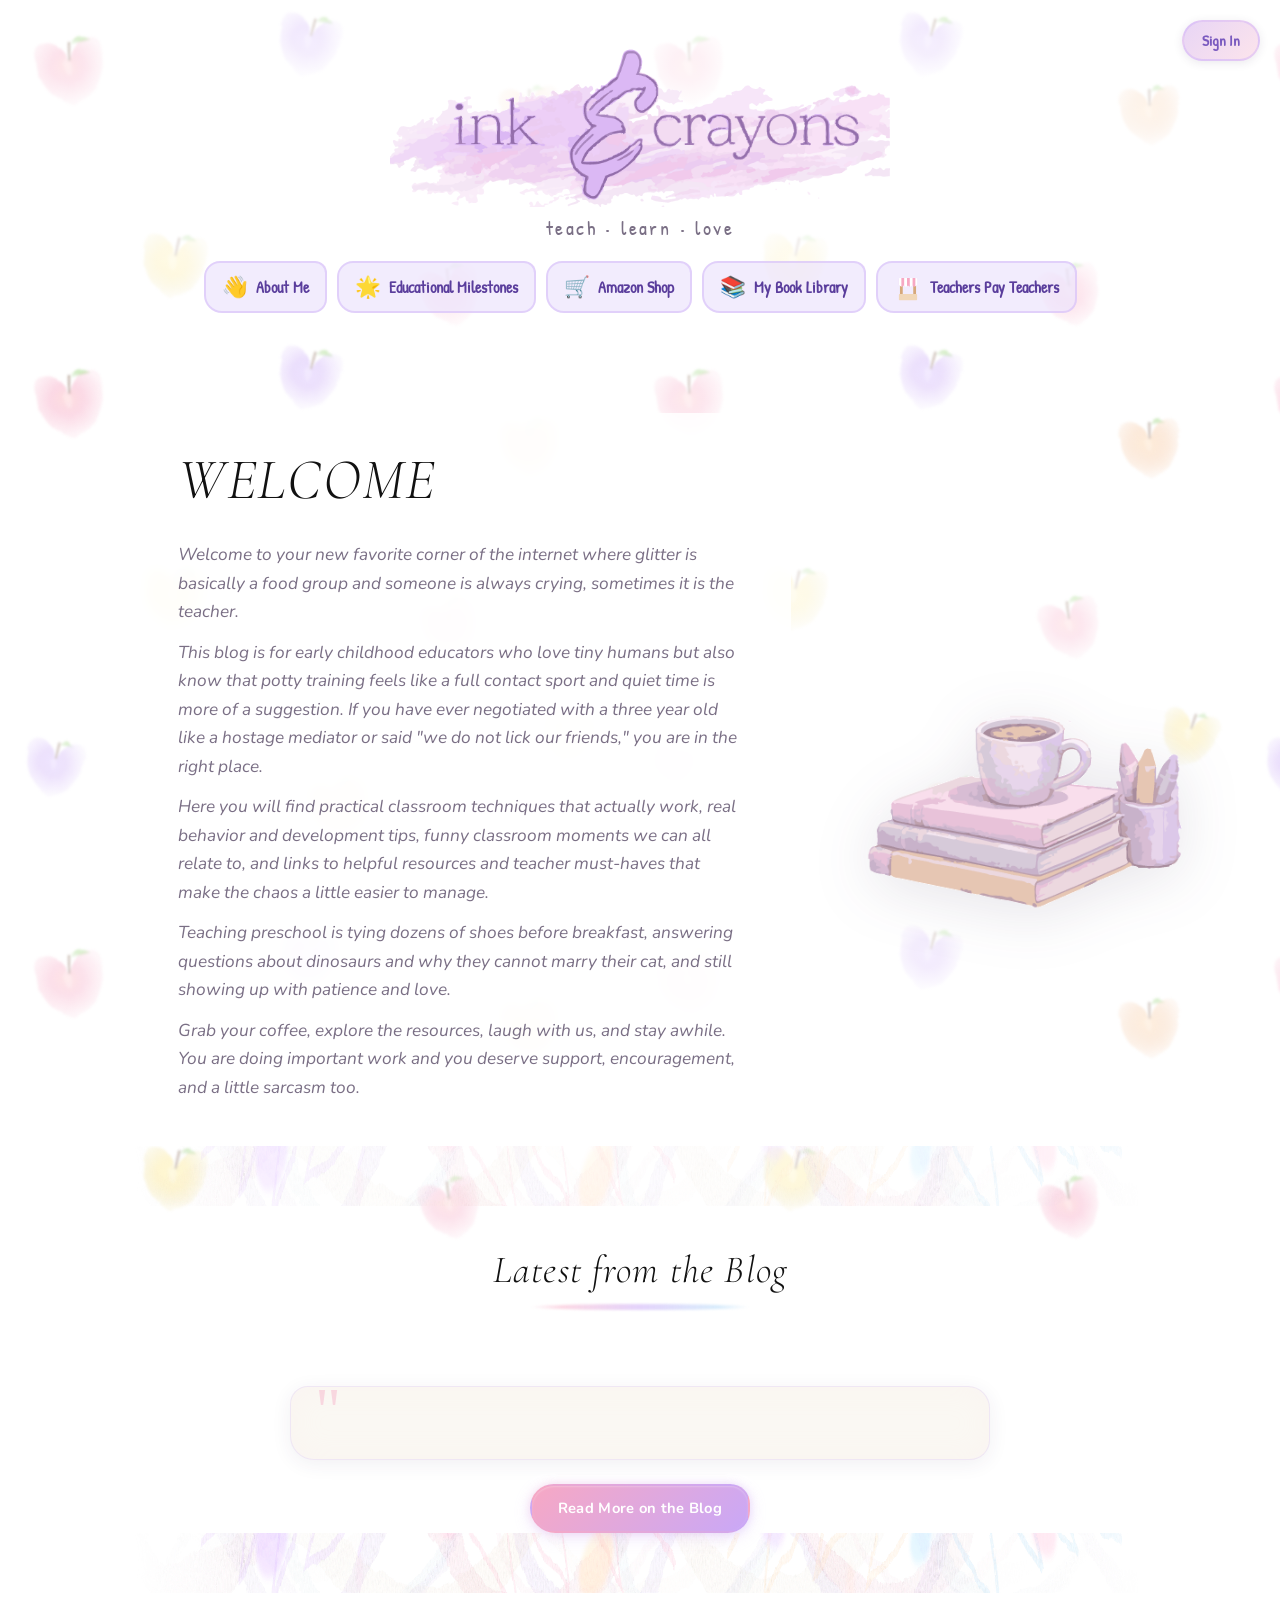
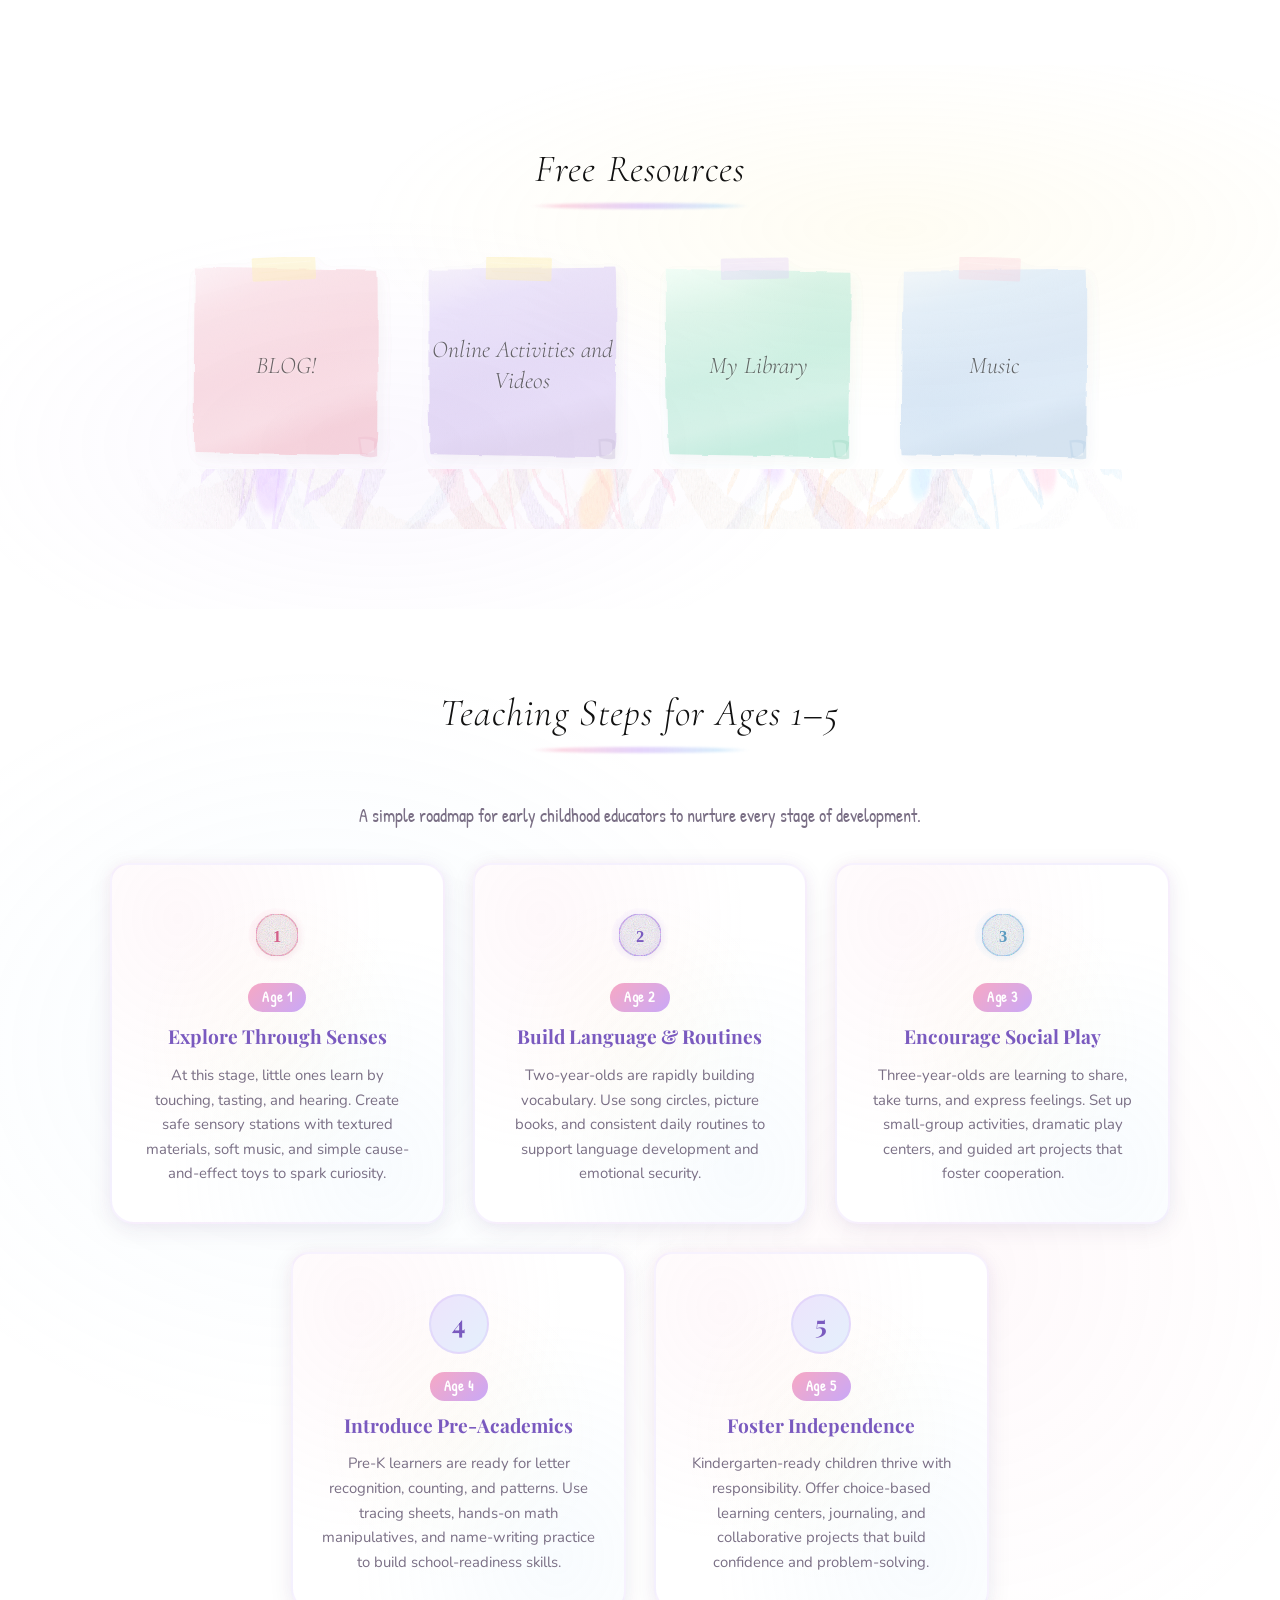
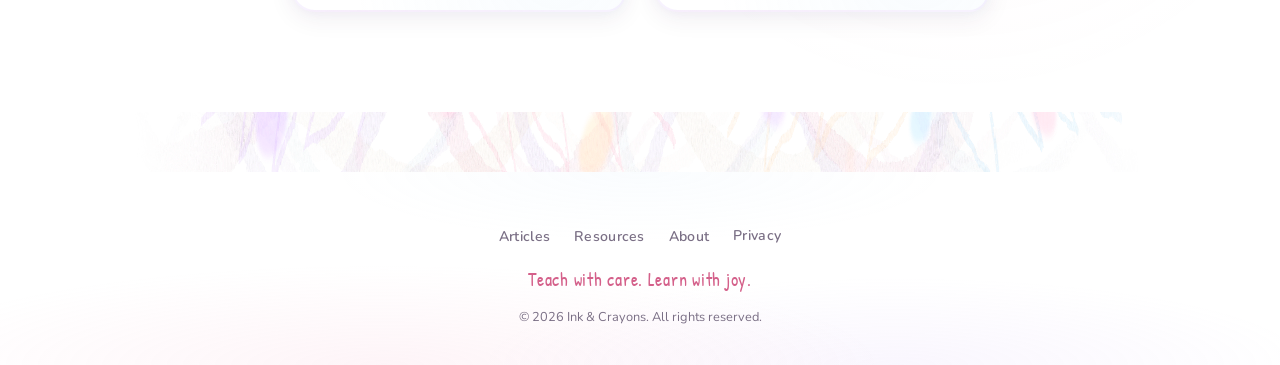
<file: index.html>
<!DOCTYPE html>
<html lang="en">
  <head>
    <meta charset="UTF-8" />
    <meta name="viewport" content="width=device-width, initial-scale=1.0" />
    <title>Ink &amp; Crayons — teach &bull; learn &bull; love</title>
    <meta name="description" content="Early childhood preschool resources, creative activities, and simple teaching ideas for parents and educators. Helping little learners grow and shine." />
    <meta property="og:title" content="Ink & Crayons — teach · learn · love" />
    <meta property="og:description" content="Early childhood preschool resources, creative activities, and simple teaching ideas for parents and educators." />
    <meta property="og:type" content="website" />
    <meta property="og:url" content="https://inkandcrayons.com/" />
    <meta property="og:image" content="https://inkandcrayons.com/assets/ui/logo.gif" />
    <link rel="canonical" href="https://inkandcrayons.com/" />
    <link rel="icon" href="assets/ui/favicon.svg" type="image/svg+xml" />
    <link rel="preconnect" href="https://fonts.googleapis.com" />
    <link rel="preconnect" href="https://fonts.gstatic.com" crossorigin />
    <link
      href="https://fonts.googleapis.com/css2?family=Cormorant+Garamond:ital,wght@0,300;0,400;1,300;1,400&family=Dancing+Script:wght@400;600;700&family=Playfair+Display:ital,wght@0,400;0,700;1,400&family=Nunito:wght@400;600;700&family=Caveat:wght@400;600;700&family=Patrick+Hand&display=swap"
      rel="stylesheet"
    />
    <link rel="stylesheet" href="style.css?v=101" />
  </head>
  <body>
    <!-- Skip to content -->
    <a href="#main-content" class="skip-link">Skip to main content</a>

    <!-- ===== WATERCOLOR BACKGROUND ===== -->
    <div class="wc-bg" aria-hidden="true"></div>

    <!-- ===== HEADER / NAVIGATION BAR ===== -->
    <header class="site-header">
      <div class="site-header__inner">
        <!-- CTA buttons (above logo, even width) -->
        <div class="site-header__cta">
          <button id="ctaExplore" class="btn btn--primary btn--header-even" type="button">Explore Learning Resources</button>
          <a href="blog.html" id="navBlogCta" class="btn btn--soft btn--header-even">Blog Posts</a>
        </div>

        <!-- Centered logo -->
        <div class="site-header__brand">
          <a href="./index.html" class="site-header__logo" aria-label="Ink &amp; Crayons home">
            <img src="assets/ui/logo.gif" alt="Ink &amp; Crayons" class="site-header__logo-img" />
          </a>
          <p class="site-header__tagline">teach &bull; learn &bull; love</p>
        </div>

        <!-- Quick-link buttons (below logo, horizontal row) -->
        <nav class="header-quick-links" aria-label="Quick links">
          <button class="header-quick-link" id="headerAbout" type="button">
            <span class="header-quick-link__icon">👋</span>
            <span class="header-quick-link__text">About Me</span>
          </button>
          <button class="header-quick-link" id="headerMilestones" type="button">
            <span class="header-quick-link__icon">🌟</span>
            <span class="header-quick-link__text">Educational Milestones</span>
          </button>
          <button class="header-quick-link" id="headerAmazon" type="button">
            <span class="header-quick-link__icon">🛒</span>
            <span class="header-quick-link__text">Amazon Shop</span>
          </button>
          <button class="header-quick-link" id="headerLibrary" type="button">
            <span class="header-quick-link__icon">📚</span>
            <span class="header-quick-link__text">My Book Library</span>
          </button>
          <button class="header-quick-link" id="headerTPT" type="button">
            <span class="header-quick-link__icon header-quick-link__icon--market">
              <svg width="28" height="28" viewBox="0 0 64 80" fill="none" xmlns="http://www.w3.org/2000/svg">
                <defs>
                  <pattern id="awnStripHdr" patternUnits="userSpaceOnUse" width="16" height="16">
                    <rect width="16" height="16" fill="#fff"/>
                    <rect width="8" height="16" fill="#f7a8c4"/>
                    <animateTransform attributeName="patternTransform" type="translate" from="0 0" to="16 0" dur="3s" repeatCount="indefinite"/>
                  </pattern>
                </defs>
                <rect x="9" y="32" width="8" height="42" rx="1" fill="#d6a87a"/>
                <rect x="47" y="32" width="8" height="42" rx="1" fill="#d6a87a"/>
                <rect x="6" y="60" width="52" height="18" rx="2" fill="#f1d7b8"/>
                <rect x="6" y="14" width="52" height="22" rx="3" fill="url(#awnStripHdr)"/>
                <path d="M8 33 a6 6 0 0 0 12 0 a6 6 0 0 0 12 0 a6 6 0 0 0 12 0 a6 6 0 0 0 12 0" fill="url(#awnStripHdr)"/>
              </svg>
            </span>
            <span class="header-quick-link__text">Teachers Pay Teachers</span>
          </button>
        </nav>

        <!-- Marketplace control: hidden from header, triggered via sidebar -->
        <div id="marketControl" class="market-control" aria-hidden="false" hidden>
          <button id="marketBtn" class="site-header__market-btn" aria-haspopup="true" aria-expanded="false" title="Marketplace">
            <svg width="140" height="140" viewBox="0 0 64 80" fill="none" xmlns="http://www.w3.org/2000/svg" class="market-icon" aria-hidden="true">
              <defs>
                <pattern id="awnStrip" patternUnits="userSpaceOnUse" width="16" height="16" patternTransform="translate(0,0)">
                  <rect width="16" height="16" fill="#ffffff" />
                  <rect width="8" height="16" fill="#f7a8c4" />
                  <animateTransform attributeName="patternTransform" type="translate" from="0 0" to="16 0" dur="3s" repeatCount="indefinite" />
                </pattern>
                <linearGradient id="woodGrad" x1="0" y1="0" x2="0" y2="1">
                  <stop offset="0%" stop-color="#d6a87a"/>
                  <stop offset="100%" stop-color="#c99a72"/>
                </linearGradient>
                <linearGradient id="baseGrad" x1="0" y1="0" x2="0" y2="1">
                  <stop offset="0%" stop-color="#f1d7b8"/>
                  <stop offset="100%" stop-color="#e8caa8"/>
                </linearGradient>
                <filter id="wcFilter" x="-5%" y="-5%" width="110%" height="110%">
                  <feTurbulence type="fractalNoise" baseFrequency="0.9" numOctaves="2" stitchTiles="stitch" result="n"/>
                  <feColorMatrix in="n" type="saturate" values="0" result="n2"/>
                  <feGaussianBlur in="n2" stdDeviation="0.6" result="n3"/>
                  <feComposite in="n3" in2="SourceGraphic" operator="in" result="noiseMasked"/>
                  <feBlend in="SourceGraphic" in2="noiseMasked" mode="overlay"/>
                </filter>
              </defs>
              <g filter="url(#wcFilter)" class="market-graphic">
                <rect x="9" y="32" width="8" height="42" rx="1" fill="url(#woodGrad)" stroke="#000" stroke-opacity="0.18" stroke-width="0.9"/>
                <rect x="47" y="32" width="8" height="42" rx="1" fill="url(#woodGrad)" stroke="#000" stroke-opacity="0.18" stroke-width="0.9"/>
                <rect x="6" y="60" width="52" height="18" rx="2" fill="url(#baseGrad)" stroke="#000" stroke-opacity="0.16" stroke-width="0.9"/>
                <rect x="6" y="14" width="52" height="22" rx="3" fill="url(#awnStrip)" stroke="#000" stroke-opacity="0.16" stroke-width="0.9" stroke-linejoin="round"/>
                <path d="M8 33 a6 6 0 0 0 12 0 a6 6 0 0 0 12 0 a6 6 0 0 0 12 0 a6 6 0 0 0 12 0" fill="url(#awnStrip)" stroke="#000" stroke-opacity="0.16" stroke-width="0.9" stroke-linejoin="round"/>
              </g>
            </svg>
            <span class="market-label">market place</span>
          </button>

          <div id="marketMenu" class="market-menu" aria-hidden="true">
            <div class="market-menu__inner">
              <div class="market-menu__title">Available — Amazon Shop!</div>
              <button class="market-menu__item">Fine motor worksheets</button>
              <button class="market-menu__item">ABC cards and tracing</button>
              <button class="market-menu__item">Hands-on activity guides</button>
              <button class="market-menu__item">Number activities and tracing</button>
              <button class="market-menu__item">Name activities and worksheets</button>
            </div>
          </div>
        </div>

        <!-- Hidden nav buttons (still needed for sidebar wiring) -->
        <nav class="nav-pills" aria-label="Main navigation" hidden>
          <div class="nav-dropdown">
            <button id="navLessons" class="btn btn--pill nav-dropdown__trigger" type="button">Education Worksheets &amp; More &#9662;</button>
            <div class="nav-dropdown__menu">
              <button class="nav-dropdown__item" data-category="name-tracing" type="button">Name Tracing</button>
              <button class="nav-dropdown__item" data-category="cutting-pages" type="button">Cutting Pages</button>
              <button class="nav-dropdown__item" data-category="abcs" type="button">ABC's</button>
              <button class="nav-dropdown__item" data-category="number-tracing" type="button">Number Tracing</button>
            </div>
          </div>
          <button id="navMilestones" class="btn btn--pill" type="button">Educational Milestones</button>
          <button id="navAbout" class="btn btn--pill" type="button">About Me</button>
        </nav>

        <!-- Auth avatar / Sign-in button -->
        <button id="headerSignIn" class="site-header__sign-in-btn" type="button" title="Sign In" aria-label="Sign In">Sign In</button>
        <button id="accountBtn" class="site-header__avatar-btn" type="button" title="Account" hidden aria-label="Account">
          <span id="avatarInitial" class="site-header__avatar-initial">?</span>
        </button>
        <p id="userStatus" class="site-header__status" aria-live="polite" hidden></p>
      </div>
    </header>

    <!-- ===== MAIN CONTENT ===== -->
    <main id="main-content">

    <!-- ===== HERO SECTION ===== -->
    <section class="hero" aria-label="Welcome">
      <div class="hero__inner">
        <!-- Left: headline + copy -->
        <div class="hero__text">
          <h1 class="hero__title">
            WELCOME
          </h1>
          <p class="hero__body">
            Welcome to your new favorite corner of the internet where glitter is basically a food group and someone is always crying, sometimes it is the teacher.
          </p>
          <p class="hero__body">
            This blog is for early childhood educators who love tiny humans but also know that potty training feels like a full contact sport and quiet time is more of a suggestion. If you have ever negotiated with a three year old like a hostage mediator or said "we do not lick our friends," you are in the right place.
          </p>
          <p class="hero__body">
            Here you will find practical classroom techniques that actually work, real behavior and development tips, funny classroom moments we can all relate to, and links to helpful resources and teacher must-haves that make the chaos a little easier to manage.
          </p>
          <p class="hero__body">
            Teaching preschool is tying dozens of shoes before breakfast, answering questions about dinosaurs and why they cannot marry their cat, and still showing up with patience and love.
          </p>
          <p class="hero__body">
            Grab your coffee, explore the resources, laugh with us, and stay awhile. You are doing important work and you deserve support, encouragement, and a little sarcasm too.
          </p>
        </div>

        <!-- Right: illustration -->
        <div class="hero__illustration">
          <img src="assets/ui/book.gif" alt="Animated book" class="hero__books" />
        </div>

      </div>
      <!-- Watercolor divider -->
      <div class="section-divider" aria-hidden="true">
        <img src="assets/ui/divider-watercolor.svg" alt="" />
      </div>
    </section>

    <!-- ===== LATEST FROM THE BLOG ===== -->
    <section class="home-blog-preview" id="homeBlogPreview" aria-label="Latest blog post">
      <div class="home-blog-preview__inner">
        <h2 class="section-title">Latest from the Blog</h2>
        <div id="homeBlogCard" class="home-blog-preview__card">
          <!-- JS fills this -->
        </div>
        <div class="home-blog-preview__cta">
          <a href="blog.html" id="homeBlogReadMore" class="btn btn--primary">Read More on the Blog</a>
        </div>
      </div>
      <!-- Watercolor divider -->
      <div class="section-divider" aria-hidden="true">
        <img src="assets/ui/divider-watercolor.svg" alt="" />
      </div>
    </section>

    <!-- ===== HOW IT WORKS — STICKY NOTES ===== -->
    <section class="how-it-works" id="howItWorks" aria-label="Free resources">
      <div class="how-it-works__inner">
        <h2 class="section-title">Free Resources</h2>

        <div class="sticky-grid">
          <button class="sticky-card sticky-card--pink" id="stickyBlog" type="button">
            <img src="assets/ui/sticky-pink.svg" alt="" class="sticky-card__bg" aria-hidden="true" />
            <span class="sticky-card__label">BLOG!</span>
          </button>

          <button class="sticky-card sticky-card--purple" id="stickyChat" type="button">
            <img src="assets/ui/sticky-purple.svg" alt="" class="sticky-card__bg" aria-hidden="true" />
            <span class="sticky-card__label">Online Activities and Videos</span>
          </button>

          <button class="sticky-card sticky-card--mint" id="stickyGuides" type="button">
            <img src="assets/ui/sticky-mint.svg" alt="" class="sticky-card__bg" aria-hidden="true" />
            <span class="sticky-card__label">My Library</span>
          </button>

          <button class="sticky-card sticky-card--blue" id="stickyMusic" type="button">
            <img src="assets/ui/sticky-blue.svg" alt="" class="sticky-card__bg" aria-hidden="true" />
            <span class="sticky-card__label">Music</span>
          </button>
        </div>
      </div>
      <!-- Watercolor divider -->
      <div class="section-divider" aria-hidden="true">
        <img src="assets/ui/divider-watercolor.svg" alt="" />
      </div>
    </section>

    <!-- ===== STEPS SECTION ===== -->
    <section class="steps" id="steps" aria-label="Teaching steps for ages 1 through 5">
      <div class="steps__inner">
        <h2 class="section-title">Teaching Steps for Ages 1–5</h2>
        <p class="steps__subtitle">A simple roadmap for early childhood educators to nurture every stage of development.</p>

        <div class="steps-grid steps-grid--5">
          <div class="step-card step-card--age1">
            <img src="assets/ui/step-1.svg" alt="Step 1" class="step-card__num" />
            <span class="step-card__age">Age 1</span>
            <h3 class="step-card__title">Explore Through Senses</h3>
            <p class="step-card__text">
              At this stage, little ones learn by touching, tasting, and hearing.
              Create safe sensory stations with textured materials, soft music,
              and simple cause-and-effect toys to spark curiosity.
            </p>
          </div>

          <div class="step-card step-card--age2">
            <img src="assets/ui/step-2.svg" alt="Step 2" class="step-card__num" />
            <span class="step-card__age">Age 2</span>
            <h3 class="step-card__title">Build Language &amp; Routines</h3>
            <p class="step-card__text">
              Two-year-olds are rapidly building vocabulary.
              Use song circles, picture books, and consistent daily routines
              to support language development and emotional security.
            </p>
          </div>

          <div class="step-card step-card--age3">
            <img src="assets/ui/step-3.svg" alt="Step 3" class="step-card__num" />
            <span class="step-card__age">Age 3</span>
            <h3 class="step-card__title">Encourage Social Play</h3>
            <p class="step-card__text">
              Three-year-olds are learning to share, take turns, and express feelings.
              Set up small-group activities, dramatic play centers, and
              guided art projects that foster cooperation.
            </p>
          </div>

          <div class="step-card step-card--age4">
            <span class="step-card__num step-card__num--text">4</span>
            <span class="step-card__age">Age 4</span>
            <h3 class="step-card__title">Introduce Pre-Academics</h3>
            <p class="step-card__text">
              Pre-K learners are ready for letter recognition, counting, and patterns.
              Use tracing sheets, hands-on math manipulatives, and name-writing
              practice to build school-readiness skills.
            </p>
          </div>

          <div class="step-card step-card--age5">
            <span class="step-card__num step-card__num--text">5</span>
            <span class="step-card__age">Age 5</span>
            <h3 class="step-card__title">Foster Independence</h3>
            <p class="step-card__text">
              Kindergarten-ready children thrive with responsibility.
              Offer choice-based learning centers, journaling, and
              collaborative projects that build confidence and problem-solving.
            </p>
          </div>
        </div>
      </div>
    </section>

    <!-- Watercolor divider -->
    <div class="section-divider" aria-hidden="true">
      <img src="assets/ui/divider-watercolor.svg" alt="" />
    </div>

    </main><!-- /main -->

    <!-- ===== FOOTER ===== -->
    <footer class="site-footer">
      <div class="site-footer__inner">
        <nav class="site-footer__nav" aria-label="Footer navigation">
          <button id="footBlog" class="btn btn--text" type="button">Articles</button>
          <button id="footResources" class="btn btn--text" type="button">Resources</button>
          <button id="footAbout" class="btn btn--text" type="button">About</button>
          <a href="./privacy.html" id="footPrivacy" class="btn btn--text">Privacy</a>
        </nav>
        <p class="site-footer__slogan">Teach with care. Learn with joy.</p>
        <p class="site-footer__copy">&copy; 2026 Ink &amp; Crayons. All rights reserved.</p>
      </div>
    </footer>

    <!-- ===== CHAT MODAL ===== -->
    <div id="chatModal" class="chat-modal" aria-hidden="true" role="dialog" aria-labelledby="chatModalTitle">
      <div class="chat-modal__backdrop"></div>
      <div class="chat-modal__content" role="document">
        <div class="chat-modal__header">
          <h2 id="chatModalTitle" class="chat-modal__title">Online Activities and Videos</h2>
          <button class="chat-modal__close" type="button" aria-label="Close">&times;</button>
        </div>
        <div class="chat-modal__scrollable">
          <section class="activity-section">
            <h3 class="activity-section__title">1. Indoor Movement</h3>
            <p class="activity-section__intro">Here are some of my favorite indoor movement channels!</p>
            <p class="activity-section__highlight">My class loves DannyGo!</p>
            <ul class="activity-list">
              <li class="activity-item">
                <a href="https://www.youtube.com/@DannyGo" target="_blank" rel="noopener noreferrer" class="activity-link">
                  <strong>DannyGo</strong> - youtube.com/@DannyGo
                </a>
              </li>
              <li class="activity-item">
                <a href="https://www.gonoodle.com/" target="_blank" rel="noopener noreferrer" class="activity-link">
                  <strong>GoNoodle</strong> - So much on here not just for indoor movement and learning!
                </a>
              </li>
              <li class="activity-item">
                <a href="https://www.youtube.com/@kidzbop" target="_blank" rel="noopener noreferrer" class="activity-link">
                  <strong>Kidz Bop</strong> - My kids just love the songs on this channel
                </a>
              </li>
            </ul>
          </section>
        </div>
      </div>
    </div>

    <!-- ===== ACCOUNT SETTINGS MODAL ===== -->
    <div id="accountModal" class="account-modal" aria-hidden="true" role="dialog" aria-labelledby="accountModalTitle">
      <div class="account-modal__backdrop" data-action="close-account"></div>
      <div class="account-modal__content" role="document">
        <button class="account-modal__close" type="button" data-action="close-account" aria-label="Close">&times;</button>
        <h2 id="accountModalTitle" class="account-modal__title">Account Settings</h2>

        <!-- Profile section -->
        <div class="account-section">
          <h3 class="account-section__heading">Profile</h3>
          <div class="account-profile">
            <div id="accountAvatar" class="account-profile__avatar">?</div>
            <div class="account-profile__info">
              <p id="accountUsername" class="account-profile__name"></p>
              <p id="accountEmail" class="account-profile__email"></p>
              <p id="accountRole" class="account-profile__role"></p>
            </div>
          </div>
          <form id="profileForm" class="account-form">
            <label for="profileUsername">Display Name</label>
            <input id="profileUsername" type="text" maxlength="20" required />
            <button type="submit" class="btn btn--primary">Save Profile</button>
          </form>
          <small id="profileStatus" class="account-status"></small>
        </div>

        <!-- Password section -->
        <div class="account-section">
          <h3 class="account-section__heading">Reset Password</h3>
          <form id="passwordForm" class="account-form">
            <label for="currentPassword">Current Password</label>
            <input id="currentPassword" type="password" minlength="6" required />
            <label for="newPassword">New Password</label>
            <input id="newPassword" type="password" minlength="6" required />
            <label for="confirmPassword">Confirm New Password</label>
            <input id="confirmPassword" type="password" minlength="6" required />
            <button type="submit" class="btn btn--primary">Update Password</button>
          </form>
          <small id="passwordStatus" class="account-status"></small>
        </div>

        <!-- Account info -->
        <div class="account-section">
          <h3 class="account-section__heading">Account Info</h3>
          <p id="accountCreated" class="account-meta"></p>
          <p id="accountId" class="account-meta"></p>
        </div>

        <!-- Sign out -->
        <div class="account-section account-section--signout">
          <button id="signOutBtn" class="btn btn--soft account-signout-btn" type="button">Sign Out</button>
        </div>
      </div>
    </div>

    <!-- ===== AUTH GATE MODAL ===== -->
    <div id="gate" class="gate" aria-hidden="true" role="dialog" aria-labelledby="gateTitle">
      <div class="gate__backdrop"></div>
      <div class="gate__content" role="document">
        <button id="gateClose" class="gate__close" type="button" aria-label="Close">&times;</button>
        <h2 id="gateTitle">Welcome to Ink &amp; Crayons</h2>

        <!-- Mode tabs -->
        <div class="gate__tabs" role="tablist">
          <button class="gate__tab gate__tab--active" id="gateTabSignIn" type="button" role="tab" aria-selected="true">Sign In</button>
          <button class="gate__tab" id="gateTabSignUp" type="button" role="tab" aria-selected="false">Create Account</button>
        </div>

        <form id="gateForm" class="gate__form" novalidate>
          <div class="gate__field">
            <label for="email" class="gate__label">Email</label>
            <input id="email" name="email" type="email" autocomplete="email" class="gate__input" placeholder="you@example.com" />
          </div>
          <div class="gate__field">
            <label for="password" class="gate__label">Password</label>
            <input id="password" name="password" type="password" autocomplete="current-password" class="gate__input" placeholder="Min 8 characters" />
          </div>

          <!-- Sign-up only fields — hidden in sign-in mode -->
          <div id="gateSignUpFields" hidden>
            <div class="gate__field">
              <label for="gateConfirmPw" class="gate__label">Confirm Password</label>
              <input id="gateConfirmPw" name="confirmPassword" type="password" autocomplete="new-password" class="gate__input" placeholder="Repeat your password" />
            </div>
            <div class="gate__field">
              <label for="username" class="gate__label">Username</label>
              <input id="username" name="username" type="text" maxlength="20" autocomplete="username" class="gate__input" placeholder="e.g. teachermike" />
            </div>
          </div>

          <!-- Status / error message -->
          <p id="gateStatus" class="gate__status" aria-live="polite" role="status"></p>

          <!-- Primary submit -->
          <button id="signUpBtn" type="submit" class="btn btn--primary gate__submit">Sign In</button>

          <!-- Forgot password -->
          <button id="resetPasswordBtn" type="button" class="gate__forgot-link">Forgot password?</button>
        </form>
      </div>
    </div>

    <!-- ===== GENERIC MODAL ===== -->
    <div id="modal" class="modal" aria-hidden="true" role="dialog" aria-labelledby="modalTitle">
      <div class="modal__backdrop" data-action="close"></div>
      <div class="modal__content" role="document">
        <button class="modal__close" type="button" data-action="close" aria-label="Close">&times;</button>
        <h2 id="modalTitle"></h2>
        <p id="modalDescription"></p>
        <div id="modalBody" class="modal__body"></div>
      </div>
    </div>

    <!-- ===== ABOUT ME PAGE ===== -->
    <section id="aboutPage" class="about-page" aria-hidden="true" aria-label="About Me">
      <div class="about-page__topbar">
        <button id="aboutClose" class="about-page__back-btn" type="button" aria-label="Close about me">
          &larr;
        </button>
        <h2 class="about-page__topbar-title">About Me</h2>
        <span class="about-page__topbar-spacer"></span>
      </div>

      <div class="about-page__content">
        <div class="about-page__card">
          <div class="about-page__avatar">
            <span class="about-page__avatar-emoji">&#128075;</span>
          </div>
          <h3 class="about-page__name">Hi, I'm the creator of Ink &amp; Crayons!</h3>
          <p class="about-page__bio">
            I am a passionate Early Childhood Education head teacher with nine years of experience in the field. My mission is to help children thrive through simple, meaningful, hands-on activities that support healthy growth and development. I am dedicated to helping parents better understand their child's developmental journey and feel confident in how to support and encourage that growth at home. I believe hands-on learning is essential in early childhood and that strong parent involvement during these early years benefits both the child and the family as a whole.
          </p>
          
          <h4 class="about-page__bio" style="margin-top: 1.5rem; font-weight: 600;">Español</h4>
          <p class="about-page__bio">
            Soy una apasionada educadora y maestra líder en Educación Infantil, con nueve años de experiencia en el campo. Mi misión es ayudar a los niños a desarrollarse plenamente a través de actividades sencillas, significativas y prácticas que apoyen su crecimiento y desarrollo. Me dedico a ayudar a los padres a comprender mejor el desarrollo de sus hijos y a sentirse seguros al acompañarlos y apoyarlos desde el hogar. Creo firmemente que el aprendizaje práctico es esencial en la primera infancia y que una fuerte participación de los padres durante estos primeros años beneficia tanto al niño como a la familia en su conjunto.
          </p>

          <div class="about-page__mission">
            <h4 class="about-page__mission-title">Our Mission</h4>
            <p class="about-page__mission-text">
              To empower parents and educators with thoughtful, creative resources that nurture
              curiosity, build confidence, and celebrate the magic of early learning.
            </p>
          </div>

          <div class="about-page__values">
            <div class="about-page__value">
              <span class="about-page__value-icon">&#127912;</span>
              <h5>Creativity First</h5>
              <p>Learning through art, play, and imagination.</p>
            </div>
            <div class="about-page__value">
              <span class="about-page__value-icon">&#128155;</span>
              <h5>Made with Love</h5>
              <p>Every resource crafted with care and intention.</p>
            </div>
            <div class="about-page__value">
              <span class="about-page__value-icon">&#127793;</span>
              <h5>Growing Together</h5>
              <p>Supporting families at every stage of the journey.</p>
            </div>
          </div>
        </div>
      </div>
    </section>

    <script>
      // Wire header quick-link buttons to nav actions
      (function(){
        var hdrMap = {
          headerAbout:      'navAbout',
          headerMilestones: 'navMilestones',
          headerAmazon:     'navLessons',
          headerTPT:        'navLessons'
        };
        Object.entries(hdrMap).forEach(function([hdrId, targetId]){
          var hdrBtn = document.getElementById(hdrId);
          var target = document.getElementById(targetId);
          if(hdrBtn && target){
            hdrBtn.addEventListener('click', function(){ target.click(); });
          }
        });
        var hdrLibBtn = document.getElementById('headerLibrary');
        if(hdrLibBtn){
          hdrLibBtn.addEventListener('click', function(){
            window.location.href = './bookshelf.html';
          });
        }
      })();
    </script>

    <script>
      (function(){
        const marketBtn = document.getElementById('marketBtn');
        const marketMenu = document.getElementById('marketMenu');
        if (!marketBtn || !marketMenu) return;

        function showMenu(show){
          if (show) {
            marketMenu.style.display = 'block';
            marketMenu.setAttribute('aria-hidden','false');
            marketBtn.setAttribute('aria-expanded','true');
          } else {
            marketMenu.style.display = 'none';
            marketMenu.setAttribute('aria-hidden','true');
            marketBtn.setAttribute('aria-expanded','false');
          }
        }

        marketBtn.addEventListener('click', function(e){
          e.stopPropagation();
          const isOpen = marketBtn.getAttribute('aria-expanded') === 'true';
          showMenu(!isOpen);
        });

        marketMenu.addEventListener('click', function(e){
          // simple behavior: clicking an item will close the menu
          const target = e.target.closest('.market-menu__item');
          if (target) showMenu(false);
        });

        document.addEventListener('click', function(e){
          if (!marketBtn.contains(e.target) && !marketMenu.contains(e.target)) {
            showMenu(false);
          }
        });

        // close with escape
        document.addEventListener('keydown', function(e){ if (e.key === 'Escape') showMenu(false); });
      })();
    </script>
    <script>
      // Text copy protection
      document.addEventListener('copy', function(e){ e.preventDefault(); });
      document.addEventListener('cut', function(e){ e.preventDefault(); });
      document.addEventListener('contextmenu', function(e){ e.preventDefault(); });
    </script>
    <script src="./config/runtime-config.js"></script>
    <script type="module" src="game.js?v=65"></script>
  </body>
</html>
</file>
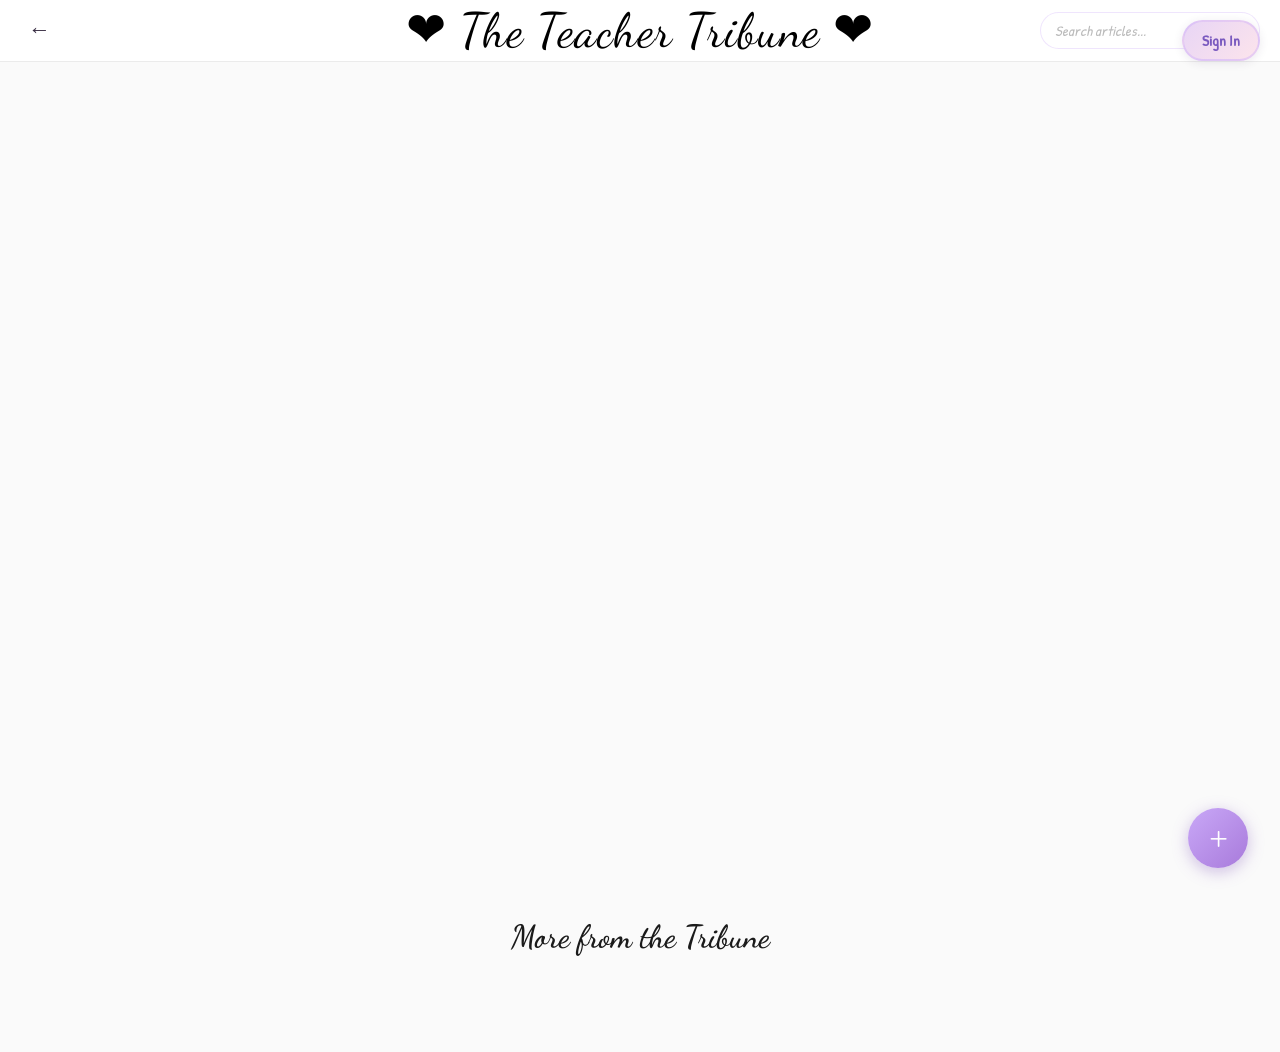
<file: blog.html>
<!DOCTYPE html>
<html lang="en">
  <head>
    <meta charset="UTF-8" />
    <meta name="viewport" content="width=device-width, initial-scale=1.0" />
    <title>❤ The Teacher Tribune ❤ — Ink &amp; Crayons</title>
    <meta name="description" content="Articles, tips, and stories for early childhood educators and parents — from the Ink & Crayons community." />
    <meta property="og:title" content="The Teacher Tribune — Ink & Crayons" />
    <meta property="og:description" content="Articles, tips, and stories for early childhood educators and parents." />
    <meta property="og:type" content="website" />
    <meta property="og:url" content="https://inkandcrayons.com/blog.html" />
    <meta property="og:image" content="https://inkandcrayons.com/assets/ui/logo.gif" />
    <link rel="canonical" href="https://inkandcrayons.com/blog.html" />
    <link rel="icon" href="assets/ui/favicon.svg" type="image/svg+xml" />
    <link rel="preconnect" href="https://fonts.googleapis.com" />
    <link rel="preconnect" href="https://fonts.gstatic.com" crossorigin />
    <link
      href="https://fonts.googleapis.com/css2?family=Cormorant+Garamond:ital,wght@0,300;0,400;1,300;1,400&family=Dancing+Script:wght@400;600;700&family=Playfair+Display:ital,wght@0,400;0,700;1,400&family=Nunito:wght@400;600;700&family=Caveat:wght@400;600;700&family=Patrick+Hand&display=swap"
      rel="stylesheet"
    />
    <link rel="stylesheet" href="style.css?v=100" />
  </head>
  <body class="blog-standalone">
    <!-- ===== BLOG PAGE ===== -->
    <div class="blog blog--standalone">
      <div class="blog__topbar">
        <a href="./index.html" class="blog__back-btn" aria-label="Back to home">
          &larr;
        </a>
        <h2 class="blog__topbar-title">❤ The Teacher Tribune ❤</h2>
        <div class="blog__search-wrap">
          <input id="blogSearch" type="text" class="blog__search-input" placeholder="Search articles..." aria-label="Search articles" />
          <span class="blog__search-icon" aria-hidden="true">&#128269;</span>
        </div>
      </div>

      <!-- Auth buttons (fixed, top-right) -->
      <button id="headerSignIn" class="site-header__sign-in-btn" type="button" title="Sign In" aria-label="Sign In">Sign In</button>
      <button id="accountBtn" class="site-header__avatar-btn" type="button" title="Account" hidden aria-label="Account">
        <span id="avatarInitial" class="site-header__avatar-initial">?</span>
      </button>

      <div class="blog__feed-layout">
        <!-- Composer — only visible to admin / designated writers -->
        <div class="blog__composer-card" style="display:none">
          <div class="blog__composer-avatar">&#9998;</div>
          <form id="blogForm" class="blog__composer-form">
            <input id="postTitle" name="postTitle" type="text" maxlength="120" required placeholder="Article title..." class="blog__composer-title" />
            <textarea id="postBody" name="postBody" rows="4" required placeholder="Write your article..." class="blog__composer-body"></textarea>
            <div class="blog__composer-footer">
              <small id="blogStatus" class="blog__status"></small>
              <button id="postSubmit" type="submit" class="btn btn--primary blog__share-btn">Publish</button>
            </div>
          </form>
        </div>

        <!-- Newspaper-style layout: main article -->
        <div class="blog__newspaper-layout">
          <div class="blog__main-article">
            <div id="blogPosts" class="blog__feed"></div>
          </div>
        </div>

        <div id="blogEngagement" class="blog__engagement"></div>

        <!-- Archive grid -->
        <div class="blog__archive">
          <div class="blog__archive-header">
            <h3 class="blog__archive-heading">More from the Tribune</h3>
          </div>

          <div id="archiveGrid" class="blog__archive-grid">
            <!-- JS populates article buttons here -->
          </div>
        </div>
      </div>

      <!-- Admin controls live in the editor modal + inline edit/delete buttons -->
    </div>

    <!-- Admin FAB — only shown for admin users -->
    <button id="adminNewPost" class="blog-fab" type="button" aria-label="New article" title="New article" hidden>
      <span class="blog-fab__icon">+</span>
    </button>

    <!-- Article editor modal — shared for create & edit -->
    <div id="articleEditorBackdrop" class="editor-backdrop" aria-hidden="true">
      <div class="editor-modal" role="dialog" aria-labelledby="editorModalTitle">
        <div class="editor-modal__header">
          <h3 id="editorModalTitle" class="editor-modal__title">New Article</h3>
          <button id="editorClose" class="editor-modal__close" type="button" aria-label="Close editor">&times;</button>
        </div>
        <form id="editorForm" class="editor-modal__form">
          <div class="editor-modal__field">
            <label for="editorTitle" class="editor-modal__label">Title</label>
            <input id="editorTitle" type="text" maxlength="200" required placeholder="Article title..." class="editor-modal__input" />
          </div>
          <div class="editor-modal__field">
            <label for="editorAuthor" class="editor-modal__label">Author</label>
            <input id="editorAuthor" type="text" maxlength="60" placeholder="Author name..." class="editor-modal__input" />
          </div>
          <div class="editor-modal__field">
            <label for="editorDate" class="editor-modal__label">Date</label>
            <input id="editorDate" type="date" class="editor-modal__input" />
          </div>
          <div class="editor-modal__field">
            <label for="editorBody" class="editor-modal__label">Article Body</label>
            <div class="editor-modal__toolbar">
              <button type="button" class="editor-modal__fmt-btn" data-fmt="bold" title="Bold"><strong>B</strong></button>
              <button type="button" class="editor-modal__fmt-btn" data-fmt="italic" title="Italic"><em>I</em></button>
              <button type="button" class="editor-modal__fmt-btn" data-fmt="h2" title="Heading">H</button>
              <button type="button" class="editor-modal__fmt-btn" data-fmt="ul" title="Bullet list">• List</button>
              <button type="button" class="editor-modal__fmt-btn" data-fmt="link" title="Insert link">🔗</button>
            </div>
            <textarea id="editorBody" rows="14" required placeholder="Write your article... (supports basic markdown)" class="editor-modal__textarea"></textarea>
          </div>
          <div class="editor-modal__footer">
            <small id="editorStatus" class="editor-modal__status"></small>
            <div class="editor-modal__actions">
              <button type="button" id="editorCancel" class="btn btn--soft">Cancel</button>
              <button type="submit" id="editorSubmit" class="btn btn--primary">Publish</button>
            </div>
          </div>
        </form>
      </div>
    </div>

    <!-- ===== AUTH GATE MODAL ===== -->
    <div id="gate" class="gate" aria-hidden="true" role="dialog" aria-labelledby="gateTitle">
      <div class="gate__backdrop"></div>
      <div class="gate__content" role="document">
        <button id="gateClose" class="gate__close" type="button" aria-label="Close">&times;</button>
        <h2 id="gateTitle">Welcome to Ink &amp; Crayons</h2>
        <div class="gate__tabs" role="tablist">
          <button class="gate__tab gate__tab--active" id="gateTabSignIn" type="button" role="tab" aria-selected="true">Sign In</button>
          <button class="gate__tab" id="gateTabSignUp" type="button" role="tab" aria-selected="false">Create Account</button>
        </div>
        <form id="gateForm" class="gate__form" novalidate>
          <div class="gate__field">
            <label for="email" class="gate__label">Email</label>
            <input id="email" name="email" type="email" autocomplete="email" class="gate__input" placeholder="you@example.com" />
          </div>
          <div class="gate__field">
            <label for="password" class="gate__label">Password</label>
            <input id="password" name="password" type="password" autocomplete="current-password" class="gate__input" placeholder="Min 8 characters" />
          </div>
          <div id="gateSignUpFields" hidden>
            <div class="gate__field">
              <label for="gateConfirmPw" class="gate__label">Confirm Password</label>
              <input id="gateConfirmPw" name="confirmPassword" type="password" autocomplete="new-password" class="gate__input" placeholder="Repeat your password" />
            </div>
            <div class="gate__field">
              <label for="username" class="gate__label">Username</label>
              <input id="username" name="username" type="text" maxlength="20" autocomplete="username" class="gate__input" placeholder="e.g. teachermike" />
            </div>
          </div>
          <p id="gateStatus" class="gate__status" aria-live="polite" role="status"></p>
          <button id="signUpBtn" type="submit" class="btn btn--primary gate__submit">Sign In</button>
          <button id="resetPasswordBtn" type="button" class="gate__forgot-link">Forgot password?</button>
        </form>
      </div>
    </div>

    <script src="./config/runtime-config.js"></script>
    <script type="module" src="blog-page.js?v=13"></script>
  </body>
</html>
</file>
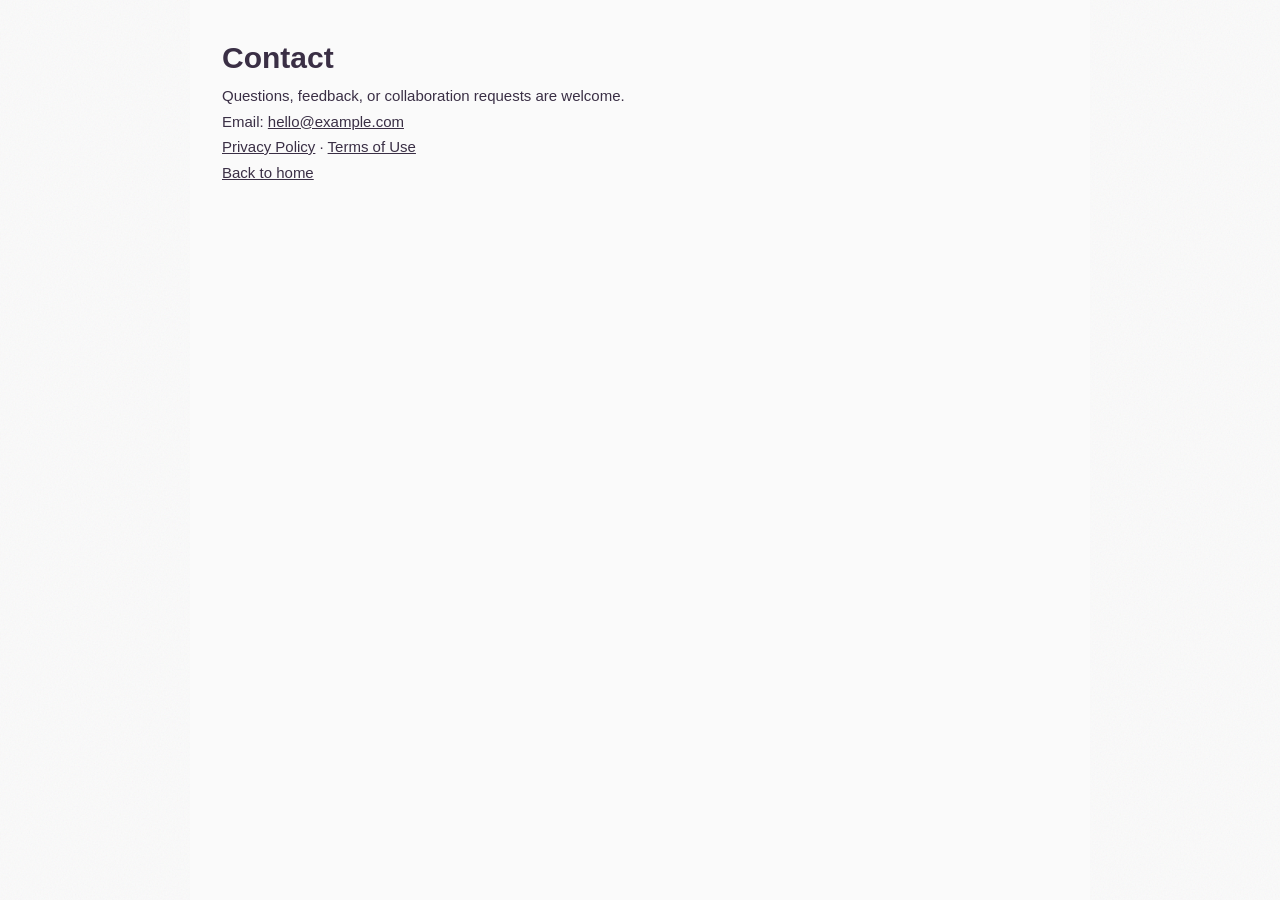
<file: contact.html>
<!DOCTYPE html>
<html lang="en">
  <head>
    <meta charset="UTF-8" />
    <meta name="viewport" content="width=device-width, initial-scale=1.0" />
    <title>Contact — Ink &amp; Crayons</title>
    <meta name="description" content="Contact the Ink & Crayons team." />
    <meta property="og:title" content="Contact — Ink & Crayons" />
    <meta property="og:description" content="Get in touch with Ink & Crayons." />
    <meta property="og:type" content="website" />
    <meta property="og:url" content="https://inkandcrayons.com/contact.html" />
    <link rel="canonical" href="https://inkandcrayons.com/contact.html" />
    <link rel="icon" href="assets/ui/favicon.svg" type="image/svg+xml" />
    <link rel="stylesheet" href="style.css?v=100" />
  </head>
  <body class="blog-standalone">
    <main class="blog blog--standalone" style="max-width: 900px; margin: 0 auto; padding: 2rem;">
      <h1>Contact</h1>
      <p>Questions, feedback, or collaboration requests are welcome.</p>
      <p>Email: <a href="mailto:hello@example.com">hello@example.com</a></p>
      <p><a href="./privacy.html">Privacy Policy</a> · <a href="./terms.html">Terms of Use</a></p>
      <p><a href="./index.html">Back to home</a></p>
    </main>
  </body>
</html>
</file>
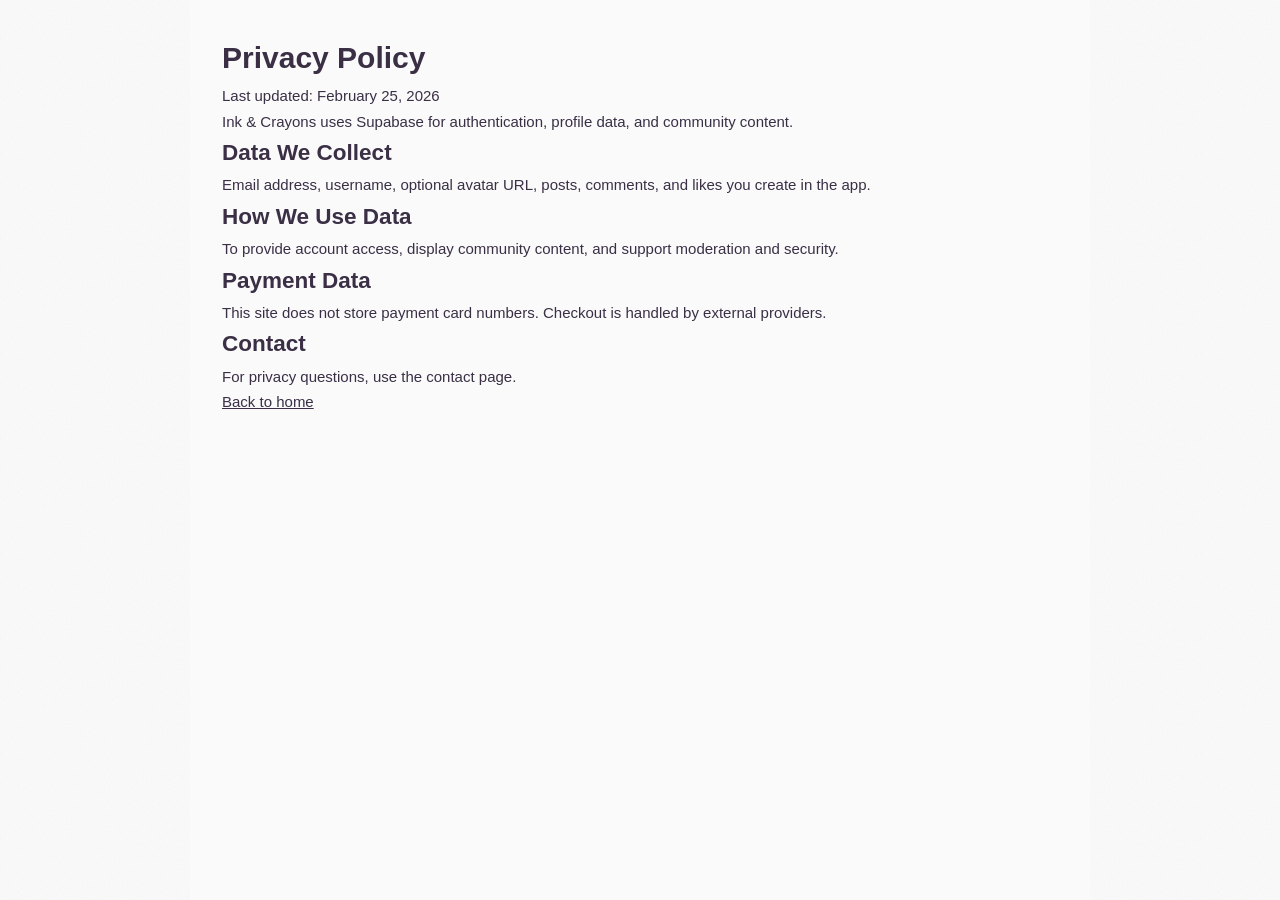
<file: privacy.html>
<!DOCTYPE html>
<html lang="en">
  <head>
    <meta charset="UTF-8" />
    <meta name="viewport" content="width=device-width, initial-scale=1.0" />
    <title>Privacy Policy — Ink &amp; Crayons</title>
    <meta name="description" content="Privacy policy for Ink & Crayons." />
    <link rel="canonical" href="https://inkandcrayons.com/privacy.html" />
    <link rel="icon" href="assets/ui/favicon.svg" type="image/svg+xml" />
    <link rel="stylesheet" href="style.css?v=100" />
  </head>
  <body class="blog-standalone">
    <main class="blog blog--standalone" style="max-width: 900px; margin: 0 auto; padding: 2rem;">
      <h1>Privacy Policy</h1>
      <p>Last updated: February 25, 2026</p>
      <p>Ink &amp; Crayons uses Supabase for authentication, profile data, and community content.</p>
      <h2>Data We Collect</h2>
      <p>Email address, username, optional avatar URL, posts, comments, and likes you create in the app.</p>
      <h2>How We Use Data</h2>
      <p>To provide account access, display community content, and support moderation and security.</p>
      <h2>Payment Data</h2>
      <p>This site does not store payment card numbers. Checkout is handled by external providers.</p>
      <h2>Contact</h2>
      <p>For privacy questions, use the contact page.</p>
      <p><a href="./index.html">Back to home</a></p>
    </main>
  </body>
</html>
</file>
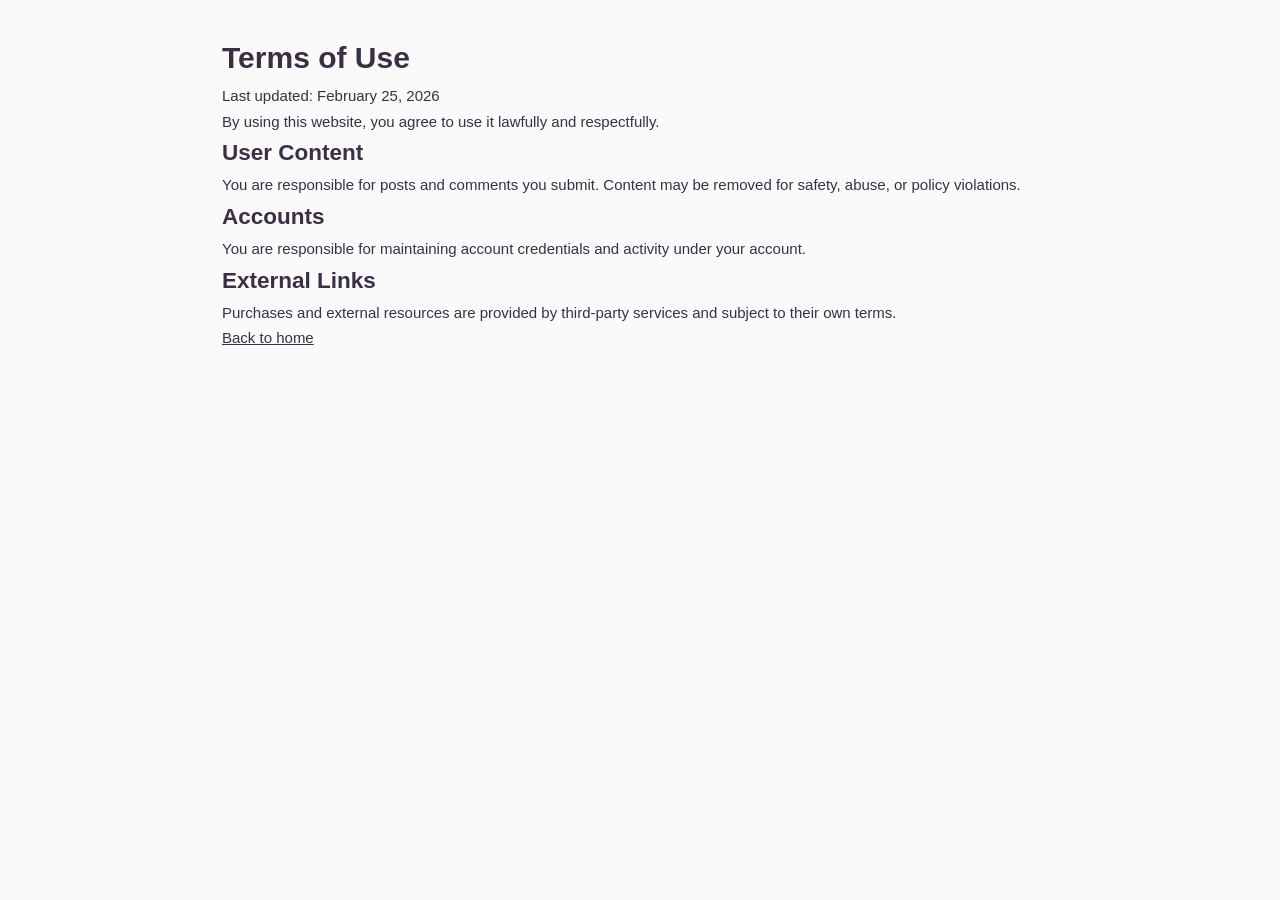
<file: terms.html>
<!DOCTYPE html>
<html lang="en">
  <head>
    <meta charset="UTF-8" />
    <meta name="viewport" content="width=device-width, initial-scale=1.0" />
    <title>Terms of Use — Ink &amp; Crayons</title>
    <meta name="description" content="Terms of use for Ink & Crayons." />
    <link rel="canonical" href="https://inkandcrayons.com/terms.html" />
    <link rel="icon" href="assets/ui/favicon.svg" type="image/svg+xml" />
    <link rel="stylesheet" href="style.css?v=100" />
  </head>
  <body class="blog-standalone">
    <main class="blog blog--standalone" style="max-width: 900px; margin: 0 auto; padding: 2rem;">
      <h1>Terms of Use</h1>
      <p>Last updated: February 25, 2026</p>
      <p>By using this website, you agree to use it lawfully and respectfully.</p>
      <h2>User Content</h2>
      <p>You are responsible for posts and comments you submit. Content may be removed for safety, abuse, or policy violations.</p>
      <h2>Accounts</h2>
      <p>You are responsible for maintaining account credentials and activity under your account.</p>
      <h2>External Links</h2>
      <p>Purchases and external resources are provided by third-party services and subject to their own terms.</p>
      <p><a href="./index.html">Back to home</a></p>
    </main>
  </body>
</html>
</file>
<file: style.css>
/* ============================================================
   INK & CRAYONS — Pastel Watercolor Theme
   Full design-system rebuild
   ============================================================ */

/* --- Local Font --- */
@font-face {
  font-family: 'Patrick Hand';
  src: url('assets/fonts/PatrickHand-Regular.ttf') format('truetype');
  font-weight: 400;
  font-style: normal;
  font-display: swap;
}

/* --- Design Tokens --- */
:root {
  color-scheme: light;
  --pink:         #f7a8c4;
  --pink-light:   #fce4ec;
  --pink-dark:    #d4608a;
  --purple:       #c9a8f7;
  --purple-light: #ede4fc;
  --purple-dark:  #7a5abf;
  --yellow:       #fce68a;
  --yellow-light: #fef9e4;
  --yellow-dark:  #b8a030;
  --blue:         #a8d4f7;
  --blue-light:   #e4f0fc;
  --blue-dark:    #5a9abf;
  --cream:        #fdf6ee;
  --bg:           #fdfafc;
  --text:         #3a2f45;
  --text-muted:   #7a6f85;
  --white:        #ffffff;
  --shadow-xs:    0 2px 8px rgba(60,40,80,0.06);
  --shadow:       0 6px 24px rgba(60,40,80,0.08);
  --shadow-md:    0 10px 36px rgba(60,40,80,0.12);
  --shadow-lg:    0 16px 48px rgba(60,40,80,0.14);
  --radius:       20px;
  --radius-lg:    30px;
  --radius-pill:  999px;
  --font-heading: 'Playfair Display', Georgia, serif;
  --font-body:    'Nunito', 'Trebuchet MS', sans-serif;
  --font-hand:    'Patrick Hand', 'Caveat', cursive;
  --font-script:  'Cormorant Garamond', 'Dancing Script', serif;
  --max-w:        1100px;
  --gutter:       24px;
  --section-py:   80px;

  /* Spacing scale */
  --space-1: 4px;
  --space-2: 8px;
  --space-3: 12px;
  --space-4: 16px;
  --space-5: 24px;
  --space-6: 32px;
  --space-7: 48px;
  --space-8: 72px;

  /* Radius scale */
  --radius-sm: 6px;
  --radius-md: 12px;
  --radius-lg: 20px;
  --radius-xl: 30px;

  /* Shadow scale */
  --shadow-sm: 0 2px 8px rgba(60,40,80,0.06);
  --shadow-md: 0 6px 24px rgba(60,40,80,0.08);
  --shadow-lg: 0 16px 48px rgba(60,40,80,0.14);
}

/* --- Reset --- */
*, *::before, *::after { box-sizing: border-box; margin: 0; padding: 0; }
html { scroll-behavior: smooth; -webkit-font-smoothing: antialiased; }

body {
  font-family: var(--font-body);
  background-color: #ffffff;
  color: var(--text);
  font-size: 15px;
  line-height: 1.7;
  overflow-x: hidden;
}

img { max-width: 100%; height: auto; display: block; }
button { cursor: pointer; font-family: inherit; }
a { color: inherit; }
a:hover { color: var(--purple-dark); }

/* --- Skip Link (accessibility) --- */
.skip-link {
  position: absolute;
  top: -100%;
  left: var(--space-4);
  z-index: 9999;
  padding: var(--space-3) var(--space-5);
  background: var(--purple-dark);
  color: var(--white);
  border-radius: 0 0 var(--radius-sm) var(--radius-sm);
  font-weight: 700;
  text-decoration: none;
  transition: top 0.2s ease;
}
.skip-link:focus {
  top: 0;
}

/* --- Focus visible ring (accessibility) --- */
:focus-visible {
  outline: 3px solid var(--purple);
  outline-offset: 2px;
  border-radius: var(--radius-sm);
}

/* --- Layout utilities --- */
.container {
  max-width: var(--max-w);
  margin: 0 auto;
  padding-inline: var(--gutter);
}

.section {
  padding-block: var(--space-8);
}

/* --- SVG sketch filter (for hand-drawn borders) --- */
svg.sketch-filters {
  position: absolute;
  width: 0;
  height: 0;
}

/* --- Watercolor Background (applied directly to body) --- */

/* Paper-grain noise overlay on body */
body::before {
  content: '';
  position: fixed;
  inset: 0;
  z-index: -1;
  pointer-events: none;
  opacity: 0.06;
  background-image:
    url("data:image/svg+xml,%3Csvg xmlns='http://www.w3.org/2000/svg' width='200' height='200'%3E%3Cfilter id='n'%3E%3CfeTurbulence type='fractalNoise' baseFrequency='0.65' numOctaves='5' stitchTiles='stitch'/%3E%3C/filter%3E%3Crect width='200' height='200' filter='url(%23n)' opacity='1'/%3E%3C/svg%3E");
}

/* --- Watercolor paint-edge mixin via box-shadow --- */
.wc-edge {
  border: 2px solid rgba(201,168,247,0.18);
  box-shadow:
    inset 0 0 20px rgba(201,168,247,0.06),
    0 2px 12px rgba(60,40,80,0.06);
}

/* ============================================================
   BUTTONS
   ============================================================ */
.btn {
  display: inline-flex;
  align-items: center;
  justify-content: center;
  gap: 6px;
  padding: 10px 26px;
  border-radius: 24px 20px 22px 26px;
  border: 2px solid transparent;
  font-weight: 700;
  font-size: 0.92rem;
  letter-spacing: 0.02em;
  transition: all 0.28s ease;
  text-decoration: none;
  white-space: nowrap;
}

.btn--primary {
  background: linear-gradient(135deg, var(--pink) 0%, var(--purple) 100%);
  color: var(--white);
  box-shadow: 
    0 4px 16px rgba(201,168,247,0.3),
    inset 0 1px 2px rgba(255,255,255,0.25);
  border-radius: 30px 25px 28px 32px;
  position: relative;
}
.btn--primary::before {
  content: '';
  position: absolute;
  inset: -2px;
  border-radius: inherit;
  background: linear-gradient(135deg, rgba(247,168,196,0.3), rgba(201,168,247,0.3));
  filter: blur(4px);
  z-index: -1;
}
.btn--primary:hover {
  transform: translateY(-2px) rotate(-0.5deg);
  box-shadow: 
    0 8px 28px rgba(201,168,247,0.45),
    inset 0 1px 2px rgba(255,255,255,0.25);
  filter: brightness(1.06);
}
.btn--primary:focus-visible {
  outline: 3px solid var(--pink-dark);
  outline-offset: 3px;
}
.btn--primary:active {
  transform: translateY(0);
  filter: brightness(0.97);
}

.btn--lg { padding: 14px 36px; font-size: 1.05rem; }

.btn--soft {
  background: var(--purple-light);
  color: var(--purple-dark);
  border-color: transparent;
}
.btn--soft:hover {
  background: var(--pink-light);
  color: var(--pink-dark);
}

/* Secondary button */
.btn--secondary {
  background: var(--blue-light);
  color: var(--blue-dark);
  border-color: rgba(168,212,247,0.4);
}
.btn--secondary:hover {
  background: var(--blue);
  color: var(--white);
  transform: translateY(-1px);
}
.btn--secondary:active {
  transform: translateY(0);
}

/* Ghost button */
.btn--ghost {
  background: transparent;
  color: var(--purple-dark);
  border: 2px solid var(--purple);
}
.btn--ghost:hover {
  background: var(--purple-light);
  transform: translateY(-1px);
}
.btn--ghost:active {
  transform: translateY(0);
  background: rgba(201,168,247,0.2);
}

#navBlogCta {
  animation: blog-pulse 2s ease-in-out infinite;
}

@keyframes blog-pulse {
  0%, 100% { transform: scale(1); }
  50% { transform: scale(1.05); }
}

.btn--pill {
  background: rgba(255,255,255,0.85);
  color: var(--purple-dark);
  border-color: var(--purple);
  backdrop-filter: blur(4px);
  font-weight: 600;
  font-size: 0.85rem;
  padding: 8px 20px;
  border-radius: 22px 18px 20px 24px;
}
.btn--pill:hover {
  background: var(--purple-light);
  border-color: var(--pink);
  color: var(--pink-dark);
  transform: translateY(-1px) rotate(-0.5deg);
}
.btn--pill:focus-visible {
  outline: 3px solid var(--purple);
  outline-offset: 2px;
}

.btn--text {
  background: none;
  border: none;
  color: var(--text-muted);
  padding: 4px 8px;
  font-weight: 600;
  font-size: 0.88rem;
}
.btn--text:hover { color: var(--purple-dark); }

/* ============================================================
   UTILITIES
   ============================================================ */
.section-divider {
  width: 100%;
  max-width: var(--max-w);
  margin: 0 auto;
  line-height: 0;
  padding: 0 var(--gutter);
}
.section-divider img {
  width: 100%;
  height: 60px;
  object-fit: cover;
  opacity: 0.9;
  filter: saturate(1.4) brightness(1.05);
}

.section-title {
  font-family: var(--font-script);
  font-size: clamp(1.6rem, 3.2vw, 2.4rem);
  color: #111;
  text-align: center;
  margin-bottom: 48px;
  line-height: 1.25;
  position: relative;
  display: inline-block;
  width: 100%;
  font-weight: 300;
  font-style: italic;
  letter-spacing: 0.03em;
}
.section-title--dark {
  color: #1a1a1a;
}

.section-title::after {
  content: '';
  display: block;
  width: 60%;
  max-width: 220px;
  height: 6px;
  margin: 10px auto 0;
  border-radius: 50%;
  background: linear-gradient(90deg, 
    transparent 0%, 
    rgba(247,168,196,0.45) 15%, 
    rgba(201,168,247,0.5) 50%, 
    rgba(168,212,247,0.45) 85%, 
    transparent 100%);
  filter: blur(1px);
}

/* ============================================================
   SITE HEADER / NAVIGATION
   ============================================================ */
.site-header {
  position: relative;
  padding: 0 var(--gutter);
  background-color: #ffffff;
  background-image: url("data:image/svg+xml,%3Csvg xmlns='http://www.w3.org/2000/svg' width='620' height='580' viewBox='0 0 620 580'%3E%3Cdefs%3E%3Cfilter id='wc'%3E%3CfeTurbulence type='fractalNoise' baseFrequency='0.045' numOctaves='3' seed='2' result='noise'/%3E%3CfeDisplacementMap in='SourceGraphic' in2='noise' scale='4' xChannelSelector='R' yChannelSelector='G' result='displaced'/%3E%3CfeGaussianBlur in='displaced' stdDeviation='0.8'/%3E%3C/filter%3E%3CradialGradient id='pg' cx='45%25' cy='40%25' r='55%25'%3E%3Cstop offset='0%25' stop-color='%23fcc' stop-opacity='0.7'/%3E%3Cstop offset='45%25' stop-color='%23f7a8c4' stop-opacity='0.5'/%3E%3Cstop offset='100%25' stop-color='%23f7a8c4' stop-opacity='0.15'/%3E%3C/radialGradient%3E%3CradialGradient id='prg' cx='45%25' cy='40%25' r='55%25'%3E%3Cstop offset='0%25' stop-color='%23ddc8ff' stop-opacity='0.7'/%3E%3Cstop offset='45%25' stop-color='%23c9a8f7' stop-opacity='0.5'/%3E%3Cstop offset='100%25' stop-color='%23c9a8f7' stop-opacity='0.12'/%3E%3C/radialGradient%3E%3CradialGradient id='yg' cx='45%25' cy='40%25' r='55%25'%3E%3Cstop offset='0%25' stop-color='%23fff4b8' stop-opacity='0.75'/%3E%3Cstop offset='45%25' stop-color='%23fce68a' stop-opacity='0.5'/%3E%3Cstop offset='100%25' stop-color='%23e8d36a' stop-opacity='0.12'/%3E%3C/radialGradient%3E%3CradialGradient id='og' cx='45%25' cy='40%25' r='55%25'%3E%3Cstop offset='0%25' stop-color='%23ffddb8' stop-opacity='0.7'/%3E%3Cstop offset='45%25' stop-color='%23f7c8a0' stop-opacity='0.5'/%3E%3Cstop offset='100%25' stop-color='%23f0a870' stop-opacity='0.12'/%3E%3C/radialGradient%3E%3CradialGradient id='lg' cx='50%25' cy='35%25' r='60%25'%3E%3Cstop offset='0%25' stop-color='%23a8dd88' stop-opacity='0.65'/%3E%3Cstop offset='100%25' stop-color='%2378bb55' stop-opacity='0.15'/%3E%3C/radialGradient%3E%3C/defs%3E%3C!-- Pink apple 1 --%3E%3Cg filter='url(%23wc)' transform='translate(70,65) rotate(-8)'%3E%3Cpath d='M0,-4 C-9,-30 -38,-33 -33,-6 C-35,19 -14,38 0,40 C14,38 35,19 33,-6 C38,-33 9,-30 0,-4 Z' fill='url(%23pg)'/%3E%3Cpath d='M-5,10 Q-10,-2 -3,-10 Q5,-2 0,10' fill='%23ffffff' opacity='0.25'/%3E%3Cline x1='0' y1='-6' x2='2' y2='-22' stroke='%23886655' stroke-width='2.5' stroke-linecap='round' opacity='0.5'/%3E%3Cpath d='M2,-20 Q14,-32 24,-22' fill='url(%23lg)'/%3E%3C/g%3E%3C!-- Purple apple --%3E%3Cg filter='url(%23wc)' transform='translate(310,40) rotate(12)'%3E%3Cpath d='M0,-4 C-8,-28 -35,-31 -30,-6 C-32,17 -12,35 0,37 C12,35 32,17 30,-6 C35,-31 8,-28 0,-4 Z' fill='url(%23prg)'/%3E%3Cpath d='M-4,9 Q-9,-1 -2,-9 Q4,-1 0,9' fill='%23ffffff' opacity='0.22'/%3E%3Cline x1='0' y1='-6' x2='1' y2='-21' stroke='%23886655' stroke-width='2.5' stroke-linecap='round' opacity='0.5'/%3E%3Cpath d='M1,-19 Q11,-30 20,-20' fill='url(%23lg)'/%3E%3C/g%3E%3C!-- Orange apple --%3E%3Cg filter='url(%23wc)' transform='translate(530,110) rotate(-5)'%3E%3Cpath d='M0,-4 C-8,-27 -34,-30 -29,-6 C-31,16 -11,33 0,35 C11,33 31,16 29,-6 C34,-30 8,-27 0,-4 Z' fill='url(%23og)'/%3E%3Cpath d='M-4,8 Q-8,-1 -2,-8 Q4,-1 0,8' fill='%23ffffff' opacity='0.2'/%3E%3Cline x1='0' y1='-6' x2='1' y2='-20' stroke='%23886655' stroke-width='2.5' stroke-linecap='round' opacity='0.5'/%3E%3Cpath d='M1,-18 Q10,-28 17,-19' fill='url(%23lg)'/%3E%3C/g%3E%3C!-- Yellow apple --%3E%3Cg filter='url(%23wc)' transform='translate(175,260) rotate(6)'%3E%3Cpath d='M0,-4 C-9,-29 -36,-32 -31,-6 C-33,18 -13,36 0,38 C13,36 33,18 31,-6 C36,-32 9,-29 0,-4 Z' fill='url(%23yg)'/%3E%3Cpath d='M-5,10 Q-10,-1 -3,-10 Q5,-1 0,10' fill='%23ffffff' opacity='0.25'/%3E%3Cline x1='0' y1='-6' x2='2' y2='-22' stroke='%23886655' stroke-width='2.5' stroke-linecap='round' opacity='0.5'/%3E%3Cpath d='M2,-20 Q12,-30 20,-20' fill='url(%23lg)'/%3E%3C/g%3E%3C!-- Pink apple 2 --%3E%3Cg filter='url(%23wc)' transform='translate(450,290) rotate(-14)'%3E%3Cpath d='M0,-4 C-8,-28 -34,-30 -29,-6 C-31,16 -12,34 0,36 C12,34 31,16 29,-6 C34,-30 8,-28 0,-4 Z' fill='url(%23pg)'/%3E%3Cpath d='M-4,8 Q-8,-1 -2,-8 Q4,-1 0,8' fill='%23ffffff' opacity='0.22'/%3E%3Cline x1='0' y1='-6' x2='2' y2='-21' stroke='%23886655' stroke-width='2.5' stroke-linecap='round' opacity='0.5'/%3E%3Cpath d='M2,-19 Q12,-29 20,-20' fill='url(%23lg)'/%3E%3C/g%3E%3C!-- Purple apple 2 --%3E%3Cg filter='url(%23wc)' transform='translate(55,430) rotate(10)'%3E%3Cpath d='M0,-4 C-8,-27 -33,-29 -28,-6 C-30,15 -11,32 0,34 C11,32 30,15 28,-6 C33,-29 8,-27 0,-4 Z' fill='url(%23prg)'/%3E%3Cpath d='M-3,7 Q-7,-1 -1,-7 Q3,-1 0,7' fill='%23ffffff' opacity='0.2'/%3E%3Cline x1='0' y1='-6' x2='1' y2='-20' stroke='%23886655' stroke-width='2.5' stroke-linecap='round' opacity='0.5'/%3E%3Cpath d='M1,-18 Q9,-27 16,-18' fill='url(%23lg)'/%3E%3C/g%3E%3C!-- Orange apple 2 --%3E%3Cg filter='url(%23wc)' transform='translate(340,470) rotate(-10)'%3E%3Cpath d='M0,-4 C-9,-28 -35,-31 -30,-6 C-32,17 -13,35 0,37 C13,35 32,17 30,-6 C35,-31 9,-28 0,-4 Z' fill='url(%23og)'/%3E%3Cpath d='M-4,9 Q-9,-1 -2,-9 Q4,-1 0,9' fill='%23ffffff' opacity='0.22'/%3E%3Cline x1='0' y1='-6' x2='2' y2='-21' stroke='%23886655' stroke-width='2.5' stroke-linecap='round' opacity='0.5'/%3E%3Cpath d='M2,-19 Q12,-29 19,-20' fill='url(%23lg)'/%3E%3C/g%3E%3C!-- Yellow apple 2 --%3E%3Cg filter='url(%23wc)' transform='translate(570,400) rotate(15)'%3E%3Cpath d='M0,-4 C-8,-26 -32,-28 -27,-6 C-29,14 -10,31 0,33 C10,31 29,14 27,-6 C32,-28 8,-26 0,-4 Z' fill='url(%23yg)'/%3E%3Cpath d='M-4,8 Q-8,-1 -2,-8 Q4,-1 0,8' fill='%23ffffff' opacity='0.25'/%3E%3Cline x1='0' y1='-6' x2='1' y2='-19' stroke='%23886655' stroke-width='2.5' stroke-linecap='round' opacity='0.5'/%3E%3Cpath d='M1,-17 Q9,-26 15,-18' fill='url(%23lg)'/%3E%3C/g%3E%3C/svg%3E");
  background-repeat: repeat;
  background-size: 620px 580px;
}
/* Center-fade overlay so apples don't fight text */
.site-header::after {
  content: '';
  position: absolute;
  inset: 0;
  background: radial-gradient(ellipse 75% 80% at 50% 50%, rgba(255,255,255,0.92) 0%, rgba(255,255,255,0.6) 55%, transparent 100%);
  pointer-events: none;
  z-index: 0;
}
.site-header__inner { position: relative; z-index: 1; }

.site-header__inner {
  max-width: var(--max-w);
  margin: 0 auto;
  display: flex;
  flex-direction: column;
  align-items: center;
  padding: 20px 0 20px;
  gap: 12px;
  position: relative;
}

/* Top-right action bar: CTA buttons + avatar */
.site-header__actions {
  position: absolute;
  top: 14px;
  right: 0;
  display: flex;
  align-items: center;
  gap: 10px;
  z-index: 10;
}

.nav-pills {
  display: flex;
  gap: 14px;
  flex-wrap: wrap;
  justify-content: center;
  width: 100%;
}
.nav-pills[hidden] {
  display: none !important;
}

/* --- Nav Dropdown --- */
.nav-dropdown {
  position: relative;
  display: inline-block;
}

.nav-dropdown__trigger {
  cursor: pointer;
}

.nav-dropdown__menu {
  position: absolute;
  top: calc(100% + 6px);
  left: 50%;
  transform: translateX(-50%);
  min-width: 200px;
  background: rgba(255,255,255,0.97);
  backdrop-filter: blur(12px);
  border: 1.5px solid rgba(201,168,247,0.25);
  border-radius: 14px 16px 18px 14px;
  box-shadow: 0 8px 28px rgba(60,40,80,0.12);
  padding: 8px 0;
  opacity: 0;
  visibility: hidden;
  transform: translateX(-50%) translateY(6px);
  transition: opacity 0.2s ease, visibility 0.2s ease, transform 0.2s ease;
  z-index: 100;
}

.nav-dropdown:hover .nav-dropdown__menu,
.nav-dropdown:focus-within .nav-dropdown__menu {
  opacity: 1;
  visibility: visible;
  transform: translateX(-50%) translateY(0);
}

.nav-dropdown__item {
  display: block;
  width: 100%;
  padding: 10px 20px;
  background: none;
  border: none;
  text-align: left;
  font-family: var(--font-hand);
  font-size: 0.95rem;
  color: var(--text);
  cursor: pointer;
  transition: background 0.15s, color 0.15s;
}

.nav-dropdown__item:hover {
  background: var(--purple-light);
  color: var(--purple-dark);
}

.site-header__brand { text-align: center; }

.site-header__logo-img {
  width: 500px;
  margin: 0 auto;
}

.site-header__tagline {
  font-family: var(--font-hand);
  font-size: 1.25rem;
  color: var(--text-muted);
  margin-top: 4px;
  letter-spacing: 0.12em;
}

.site-header__cta {
  display: none; /* replaced by .site-header__actions */
}

/* ---- Header Quick-Link Buttons (horizontal row below logo) ---- */
.header-quick-links {
  display: flex;
  flex-wrap: nowrap;
  justify-content: center;
  gap: 10px;
  width: 100%;
  margin-top: 4px;
}

.header-quick-link {
  display: flex;
  align-items: center;
  gap: 8px;
  padding: 10px 16px;
  border: 2px solid rgba(201,168,247,0.4);
  border-radius: 16px 12px 14px 18px;
  background: rgba(237,228,252,0.7);
  cursor: pointer;
  transition: all 0.25s ease;
  text-align: left;
  position: relative;
  overflow: hidden;
  white-space: nowrap;
}
.header-quick-link::before {
  content: '';
  position: absolute;
  inset: 0;
  border-radius: inherit;
  opacity: 0;
  transition: opacity 0.25s;
}
.header-quick-link:hover::before { opacity: 1; }
.header-quick-link:hover {
  transform: translateY(-3px) rotate(0.5deg);
  box-shadow: 0 6px 20px rgba(60,40,80,0.14);
  border-color: var(--purple);
}
.header-quick-link:active {
  transform: translateY(-1px);
  box-shadow: 0 3px 10px rgba(60,40,80,0.10);
}

.header-quick-link__icon {
  font-size: 1.3rem;
  flex-shrink: 0;
  position: relative;
  z-index: 1;
}
.header-quick-link__icon--market {
  display: flex;
  align-items: center;
  justify-content: center;
}
.header-quick-link__icon--market svg {
  width: 28px;
  height: 28px;
}

.header-quick-link__text {
  font-family: var(--font-hand);
  font-size: 1rem;
  font-weight: 600;
  color: #5a3d9c;
  line-height: 1.2;
  position: relative;
  z-index: 1;
}

.header-quick-link::before {
  background: linear-gradient(135deg, rgba(201,168,247,0.2), rgba(237,228,252,0.4));
}

.site-header__status {
  font-weight: 600;
  font-size: 0.85rem;
  color: var(--purple-dark);
}

.site-header__avatar-btn {
  position: fixed;
  top: 20px;
  right: 20px;
  z-index: 1000;
  width: 42px;
  height: 42px;
  border-radius: 50%;
  border: 2px solid rgba(201,168,247,0.35);
  background: linear-gradient(135deg, #e8d5f5 0%, #fce4ec 100%);
  cursor: pointer;
  display: flex;
  align-items: center;
  justify-content: center;
  box-shadow: 0 2px 10px rgba(60,40,80,0.10);
  transition: transform 0.2s, box-shadow 0.2s;
  padding: 0;
  flex-shrink: 0;
}
.site-header__avatar-btn:hover {
  transform: scale(1.08);
  box-shadow: 0 3px 14px rgba(60,40,80,0.16);
}
.site-header__avatar-btn[hidden] { display: none; }

/* Sign-in button (shown when logged out, same position as avatar) */
.site-header__sign-in-btn {
  position: fixed;
  top: 20px;
  right: 20px;
  z-index: 1000;
  padding: 8px 18px;
  border-radius: 22px;
  border: 2px solid rgba(201,168,247,0.4);
  background: linear-gradient(135deg, #e8d5f5 0%, #fce4ec 100%);
  color: var(--purple-dark, #5a3d8a);
  font-family: var(--font-hand, 'Patrick Hand', cursive);
  font-size: 0.95rem;
  font-weight: 600;
  cursor: pointer;
  box-shadow: 0 2px 10px rgba(60,40,80,0.10);
  transition: transform 0.2s, box-shadow 0.2s, background 0.2s;
  white-space: nowrap;
}
.site-header__sign-in-btn:hover {
  transform: scale(1.05);
  box-shadow: 0 3px 14px rgba(60,40,80,0.18);
  background: linear-gradient(135deg, #dcc4f0 0%, #f8d0dc 100%);
}
.site-header__sign-in-btn[hidden] { display: none; }

.site-header__avatar-initial {
  font-family: var(--font-heading);
  font-size: 1.2rem;
  font-weight: 700;
  color: var(--purple-dark);
  text-transform: uppercase;
  line-height: 1;
  pointer-events: none;
}

.site-header__avatar-img {
  width: 100%;
  height: 100%;
  border-radius: 50%;
  object-fit: cover;
}

/* Header CTA buttons (top-right, compact) */
.btn--header-even {
  min-width: auto;
  text-align: center;
  justify-content: center;
  padding: 8px 18px;
  font-size: 0.82rem;
}

/* Responsive: stack actions below logo on small screens */
@media (max-width: 600px) {
  .site-header__actions {
    position: static;
    justify-content: center;
    width: 100%;
  }
  .site-header__logo-img {
    width: 280px;
  }
  .btn--header-even {
    padding: 6px 12px;
    font-size: 0.75rem;
  }
}

/* Marketplace control (centered below logo, in flow) */
.market-control {
  position: relative;
  top: auto;
  left: auto;
  z-index: 10;
  display: flex;
  flex-direction: column;
  align-items: center;
  gap: 6px;
  pointer-events: auto;
}
.site-header__market-btn {
  background: none !important;
  border: none !important;
  padding: 6px 12px;
  display: flex;
  flex-direction: column;
  align-items: center;
  justify-content: center;
  gap: 8px;
  height: auto;
  width: auto;
  box-shadow: none !important;
  color: inherit;
  -webkit-appearance: none;
  appearance: none;
}
.site-header__market-btn:hover {
  background: none !important;
}
.site-header__market-btn:active {
  background: none !important;
}
.site-header__market-btn:focus { outline: 2px solid rgba(201,168,247,0.25); border-radius: 8px; background: none !important; }
.market-icon { display: block; }

.site-header__market-btn .market-label {
  font-family: var(--font-hand);
  font-size: 1.12rem;
  color: #111111;
  font-weight: 800;
  letter-spacing: 0.02em;
  transform-origin: center;
  animation: market-pulse 1.2s ease-in-out infinite;
  display: inline-block;
  margin: 0;
  white-space: nowrap;
  padding: 8px 14px;
  background: rgba(255,255,255,0.95);
  border-radius: 999px;
  border: 1px solid rgba(0,0,0,0.18);
  box-shadow: 0 4px 12px rgba(60,40,80,0.06);
  backdrop-filter: blur(4px);
}

.site-header__market-btn .market-icon {
  width: 120px;
  height: 120px;
  display: block;
}

@keyframes market-pulse {
  0% { transform: scale(1); }
  50% { transform: scale(1.08); }
  100% { transform: scale(1); }
}

/* Popup menu */
.market-menu {
  position: absolute;
  top: calc(100% + 4px);
  left: 50%;
  transform: translateX(-50%);
  z-index: 998;
  min-width: 260px;
  background: rgba(255,255,255,0.98);
  border: 1.5px solid rgba(201,168,247,0.22);
  border-radius: 12px;
  box-shadow: 0 10px 36px rgba(60,40,80,0.12);
  padding: 8px;
  display: none;
}
.market-menu__inner { padding: 6px; }
.market-menu__title {
  font-weight: 700;
  color: var(--purple-dark);
  font-family: var(--font-heading);
  margin-bottom: 8px;
}
.market-menu__item {
  display: block;
  width: 100%;
  padding: 10px 12px;
  background: none;
  border: none;
  text-align: left;
  font-family: var(--font-hand);
  font-size: 0.95rem;
  color: var(--text);
  cursor: pointer;
  border-radius: 8px;
}
.market-menu__item:hover { background: linear-gradient(90deg,var(--purple-light),var(--pink-light)); color: var(--purple-dark); }

/* crayons moved to hero section */

/* ============================================================
   HERO SECTION
   ============================================================ */
.hero {
  padding: var(--section-py) var(--gutter) 40px;
  background-color: #ffffff;
  background-image: url("data:image/svg+xml,%3Csvg xmlns='http://www.w3.org/2000/svg' width='620' height='580' viewBox='0 0 620 580'%3E%3Cdefs%3E%3Cfilter id='wc'%3E%3CfeTurbulence type='fractalNoise' baseFrequency='0.045' numOctaves='3' seed='2' result='noise'/%3E%3CfeDisplacementMap in='SourceGraphic' in2='noise' scale='4' xChannelSelector='R' yChannelSelector='G' result='displaced'/%3E%3CfeGaussianBlur in='displaced' stdDeviation='0.8'/%3E%3C/filter%3E%3CradialGradient id='pg' cx='45%25' cy='40%25' r='55%25'%3E%3Cstop offset='0%25' stop-color='%23fcc' stop-opacity='0.7'/%3E%3Cstop offset='45%25' stop-color='%23f7a8c4' stop-opacity='0.5'/%3E%3Cstop offset='100%25' stop-color='%23f7a8c4' stop-opacity='0.15'/%3E%3C/radialGradient%3E%3CradialGradient id='prg' cx='45%25' cy='40%25' r='55%25'%3E%3Cstop offset='0%25' stop-color='%23ddc8ff' stop-opacity='0.7'/%3E%3Cstop offset='45%25' stop-color='%23c9a8f7' stop-opacity='0.5'/%3E%3Cstop offset='100%25' stop-color='%23c9a8f7' stop-opacity='0.12'/%3E%3C/radialGradient%3E%3CradialGradient id='yg' cx='45%25' cy='40%25' r='55%25'%3E%3Cstop offset='0%25' stop-color='%23fff4b8' stop-opacity='0.75'/%3E%3Cstop offset='45%25' stop-color='%23fce68a' stop-opacity='0.5'/%3E%3Cstop offset='100%25' stop-color='%23e8d36a' stop-opacity='0.12'/%3E%3C/radialGradient%3E%3CradialGradient id='og' cx='45%25' cy='40%25' r='55%25'%3E%3Cstop offset='0%25' stop-color='%23ffddb8' stop-opacity='0.7'/%3E%3Cstop offset='45%25' stop-color='%23f7c8a0' stop-opacity='0.5'/%3E%3Cstop offset='100%25' stop-color='%23f0a870' stop-opacity='0.12'/%3E%3C/radialGradient%3E%3CradialGradient id='lg' cx='50%25' cy='35%25' r='60%25'%3E%3Cstop offset='0%25' stop-color='%23a8dd88' stop-opacity='0.65'/%3E%3Cstop offset='100%25' stop-color='%2378bb55' stop-opacity='0.15'/%3E%3C/radialGradient%3E%3C/defs%3E%3C!-- Pink apple 1 --%3E%3Cg filter='url(%23wc)' transform='translate(70,65) rotate(-8)'%3E%3Cpath d='M0,-4 C-9,-30 -38,-33 -33,-6 C-35,19 -14,38 0,40 C14,38 35,19 33,-6 C38,-33 9,-30 0,-4 Z' fill='url(%23pg)'/%3E%3Cpath d='M-5,10 Q-10,-2 -3,-10 Q5,-2 0,10' fill='%23ffffff' opacity='0.25'/%3E%3Cline x1='0' y1='-6' x2='2' y2='-22' stroke='%23886655' stroke-width='2.5' stroke-linecap='round' opacity='0.5'/%3E%3Cpath d='M2,-20 Q14,-32 24,-22' fill='url(%23lg)'/%3E%3C/g%3E%3C!-- Purple apple --%3E%3Cg filter='url(%23wc)' transform='translate(310,40) rotate(12)'%3E%3Cpath d='M0,-4 C-8,-28 -35,-31 -30,-6 C-32,17 -12,35 0,37 C12,35 32,17 30,-6 C35,-31 8,-28 0,-4 Z' fill='url(%23prg)'/%3E%3Cpath d='M-4,9 Q-9,-1 -2,-9 Q4,-1 0,9' fill='%23ffffff' opacity='0.22'/%3E%3Cline x1='0' y1='-6' x2='1' y2='-21' stroke='%23886655' stroke-width='2.5' stroke-linecap='round' opacity='0.5'/%3E%3Cpath d='M1,-19 Q11,-30 20,-20' fill='url(%23lg)'/%3E%3C/g%3E%3C!-- Orange apple --%3E%3Cg filter='url(%23wc)' transform='translate(530,110) rotate(-5)'%3E%3Cpath d='M0,-4 C-8,-27 -34,-30 -29,-6 C-31,16 -11,33 0,35 C11,33 31,16 29,-6 C34,-30 8,-27 0,-4 Z' fill='url(%23og)'/%3E%3Cpath d='M-4,8 Q-8,-1 -2,-8 Q4,-1 0,8' fill='%23ffffff' opacity='0.2'/%3E%3Cline x1='0' y1='-6' x2='1' y2='-20' stroke='%23886655' stroke-width='2.5' stroke-linecap='round' opacity='0.5'/%3E%3Cpath d='M1,-18 Q10,-28 17,-19' fill='url(%23lg)'/%3E%3C/g%3E%3C!-- Yellow apple --%3E%3Cg filter='url(%23wc)' transform='translate(175,260) rotate(6)'%3E%3Cpath d='M0,-4 C-9,-29 -36,-32 -31,-6 C-33,18 -13,36 0,38 C13,36 33,18 31,-6 C36,-32 9,-29 0,-4 Z' fill='url(%23yg)'/%3E%3Cpath d='M-5,10 Q-10,-1 -3,-10 Q5,-1 0,10' fill='%23ffffff' opacity='0.25'/%3E%3Cline x1='0' y1='-6' x2='2' y2='-22' stroke='%23886655' stroke-width='2.5' stroke-linecap='round' opacity='0.5'/%3E%3Cpath d='M2,-20 Q12,-30 20,-20' fill='url(%23lg)'/%3E%3C/g%3E%3C!-- Pink apple 2 --%3E%3Cg filter='url(%23wc)' transform='translate(450,290) rotate(-14)'%3E%3Cpath d='M0,-4 C-8,-28 -34,-30 -29,-6 C-31,16 -12,34 0,36 C12,34 31,16 29,-6 C34,-30 8,-28 0,-4 Z' fill='url(%23pg)'/%3E%3Cpath d='M-4,8 Q-8,-1 -2,-8 Q4,-1 0,8' fill='%23ffffff' opacity='0.22'/%3E%3Cline x1='0' y1='-6' x2='2' y2='-21' stroke='%23886655' stroke-width='2.5' stroke-linecap='round' opacity='0.5'/%3E%3Cpath d='M2,-19 Q12,-29 20,-20' fill='url(%23lg)'/%3E%3C/g%3E%3C!-- Purple apple 2 --%3E%3Cg filter='url(%23wc)' transform='translate(55,430) rotate(10)'%3E%3Cpath d='M0,-4 C-8,-27 -33,-29 -28,-6 C-30,15 -11,32 0,34 C11,32 30,15 28,-6 C33,-29 8,-27 0,-4 Z' fill='url(%23prg)'/%3E%3Cpath d='M-3,7 Q-7,-1 -1,-7 Q3,-1 0,7' fill='%23ffffff' opacity='0.2'/%3E%3Cline x1='0' y1='-6' x2='1' y2='-20' stroke='%23886655' stroke-width='2.5' stroke-linecap='round' opacity='0.5'/%3E%3Cpath d='M1,-18 Q9,-27 16,-18' fill='url(%23lg)'/%3E%3C/g%3E%3C!-- Orange apple 2 --%3E%3Cg filter='url(%23wc)' transform='translate(340,470) rotate(-10)'%3E%3Cpath d='M0,-4 C-9,-28 -35,-31 -30,-6 C-32,17 -13,35 0,37 C13,35 32,17 30,-6 C35,-31 9,-28 0,-4 Z' fill='url(%23og)'/%3E%3Cpath d='M-4,9 Q-9,-1 -2,-9 Q4,-1 0,9' fill='%23ffffff' opacity='0.22'/%3E%3Cline x1='0' y1='-6' x2='2' y2='-21' stroke='%23886655' stroke-width='2.5' stroke-linecap='round' opacity='0.5'/%3E%3Cpath d='M2,-19 Q12,-29 19,-20' fill='url(%23lg)'/%3E%3C/g%3E%3C!-- Yellow apple 2 --%3E%3Cg filter='url(%23wc)' transform='translate(570,400) rotate(15)'%3E%3Cpath d='M0,-4 C-8,-26 -32,-28 -27,-6 C-29,14 -10,31 0,33 C10,31 29,14 27,-6 C32,-28 8,-26 0,-4 Z' fill='url(%23yg)'/%3E%3Cpath d='M-4,8 Q-8,-1 -2,-8 Q4,-1 0,8' fill='%23ffffff' opacity='0.25'/%3E%3Cline x1='0' y1='-6' x2='1' y2='-19' stroke='%23886655' stroke-width='2.5' stroke-linecap='round' opacity='0.5'/%3E%3Cpath d='M1,-17 Q9,-26 15,-18' fill='url(%23lg)'/%3E%3C/g%3E%3C/svg%3E");
  background-repeat: repeat;
  background-size: 620px 580px;
  position: relative;
}
/* Center-fade overlay so apple pattern doesn't compete with hero content */
.hero::after {
  content: '';
  position: absolute;
  inset: 0;
  background: radial-gradient(ellipse 70% 75% at 50% 50%, rgba(255,255,255,0.88) 0%, rgba(255,255,255,0.5) 50%, transparent 100%);
  pointer-events: none;
  z-index: 0;
}
.hero__inner { position: relative; z-index: 1; }

.hero__inner {
  max-width: var(--max-w);
  margin: 0 auto;
  display: grid;
  grid-template-columns: 2fr 1fr;
  gap: 48px;
  align-items: center;
  position: relative;
}

.hero__text {
  max-width: 900px;
  margin-left: 40px;
  background: rgba(255,255,255,0.85);
  padding: var(--space-6) var(--space-7);
  border-radius: var(--radius-lg);
  backdrop-filter: blur(4px);
}

.hero__title {
  font-family: var(--font-script);
  font-size: clamp(2.2rem, 4.5vw, 3.6rem);
  font-weight: 300;
  color: #111;
  line-height: 1.25;
  margin-bottom: var(--space-5);
  letter-spacing: 0.03em;
  font-style: italic;
}

.hero__highlight {
  font-family: var(--font-script);
  color: #111;
  font-style: italic;
  font-weight: 300;
  font-size: 1em;
  letter-spacing: 0.03em;
}

.hero__body {
  color: var(--text-muted);
  font-size: 1.08rem;
  margin-bottom: var(--space-3);
  line-height: 1.65;
  font-style: italic;
  max-width: 100%;
}

.hero__actions { display: flex; gap: 14px; flex-wrap: wrap; }

.hero__illustration {
  display: flex;
  align-items: flex-end;
  justify-content: center;
  gap: 0;
  position: relative;
}


.hero__books {
  width: clamp(340px, 36vw, 500px);
  filter: drop-shadow(0 10px 30px rgba(60,40,80,0.12));
  position: relative;
}

/* ============================================================
   HOW IT WORKS — STICKY NOTES
   ============================================================ */
.how-it-works {
  padding: var(--section-py) var(--gutter);
  background:
    radial-gradient(ellipse 60% 50% at 70% 30%, rgba(252,230,138,0.10) 0%, transparent 70%),
    radial-gradient(ellipse 50% 60% at 30% 70%, rgba(201,168,247,0.08) 0%, transparent 70%);
}

.how-it-works__inner {
  max-width: var(--max-w);
  margin: 0 auto;
}

.sticky-grid {
  display: grid;
  grid-template-columns: repeat(4, 1fr);
  gap: 24px;
  max-width: 920px;
  margin: 0 auto;
}

.sticky-card {
  position: relative;
  display: flex;
  flex-direction: column;
  align-items: center;
  justify-content: center;
  aspect-ratio: 1;
  padding: 32px 14px 28px;
  background: none;
  border: none;
  transition: transform 0.32s ease, filter 0.32s ease;
  cursor: pointer;
}

.sticky-card:hover {
  transform: translateY(-8px) rotate(-2deg) scale(1.03);
  filter: brightness(1.05) drop-shadow(0 12px 24px rgba(60,40,80,0.10));
}

.sticky-card__bg {
  position: absolute;
  inset: 0;
  width: 100%;
  height: 100%;
  z-index: 0;
  pointer-events: none;
  opacity: 0.6;
}

.sticky-card__icon {
  position: relative;
  z-index: 1;
  font-size: 2.2rem;
  margin-bottom: 8px;
  filter: drop-shadow(0 2px 4px rgba(0,0,0,0.08));
}

.sticky-card__label {
  position: relative;
  z-index: 1;
  font-family: var(--font-script);
  font-size: 1.5rem;
  font-weight: 300;
  font-style: italic;
  line-height: 1.3;
  color: rgba(42, 42, 42, 0.7);
  text-shadow: 0 1px 2px rgba(255,255,255,0.5);
}

.sticky-card--pink .sticky-card__label  { color: rgba(42, 42, 42, 0.7); }
.sticky-card--purple .sticky-card__label { color: rgba(42, 42, 42, 0.7); }
.sticky-card--mint .sticky-card__label { color: rgba(42, 42, 42, 0.7); }
.sticky-card--blue .sticky-card__label   { color: rgba(42, 42, 42, 0.7); }

/* ============================================================
   STEPS SECTION
   ============================================================ */
.steps {
  padding: var(--section-py) var(--gutter);
  padding-bottom: 100px;
  background:
    radial-gradient(ellipse 55% 50% at 25% 40%, rgba(168,212,247,0.08) 0%, transparent 70%),
    radial-gradient(ellipse 45% 55% at 75% 60%, rgba(247,168,196,0.07) 0%, transparent 70%);
}

.steps__inner {
  max-width: var(--max-w);
  margin: 0 auto;
}

.steps-grid {
  display: grid;
  grid-template-columns: repeat(3, 1fr);
  gap: 28px;
  max-width: 960px;
  margin: 0 auto;
}

/* 5-card variant: 3 on top, 2 centered below */
.steps-grid--5 {
  grid-template-columns: repeat(6, 1fr);
  max-width: 1060px;
}
.steps-grid--5 .step-card:nth-child(1) { grid-column: 1 / 3; }
.steps-grid--5 .step-card:nth-child(2) { grid-column: 3 / 5; }
.steps-grid--5 .step-card:nth-child(3) { grid-column: 5 / 7; }
.steps-grid--5 .step-card:nth-child(4) { grid-column: 2 / 4; }
.steps-grid--5 .step-card:nth-child(5) { grid-column: 4 / 6; }

/* Subtitle under section title */
.steps__subtitle {
  font-family: var(--font-hand);
  font-size: 1.1rem;
  color: var(--text-muted);
  text-align: center;
  margin-bottom: 32px;
  max-width: 600px;
  margin-left: auto;
  margin-right: auto;
}

/* Age badge */
.step-card__age {
  display: inline-block;
  font-family: var(--font-hand);
  font-size: 0.85rem;
  font-weight: 700;
  color: var(--white);
  background: linear-gradient(135deg, var(--pink), var(--purple));
  padding: 3px 14px;
  border-radius: 20px;
  margin-bottom: 8px;
  letter-spacing: 0.04em;
}

/* Number text fallback for steps 4 & 5 */
.step-card__num--text {
  display: flex;
  align-items: center;
  justify-content: center;
  width: 60px;
  height: 60px;
  margin: 0 auto 18px;
  border-radius: 50%;
  background: linear-gradient(135deg, var(--purple-light), var(--blue-light));
  border: 2px solid rgba(201,168,247,0.25);
  font-family: var(--font-heading);
  font-size: 1.6rem;
  font-weight: 700;
  color: var(--purple-dark);
}

/* Age-specific accent colors */
.step-card--age1 { border-color: rgba(247,168,196,0.3); }
.step-card--age2 { border-color: rgba(201,168,247,0.3); }
.step-card--age3 { border-color: rgba(168,212,247,0.3); }
.step-card--age4 { border-color: rgba(252,230,138,0.35); }
.step-card--age5 { border-color: rgba(168,247,201,0.3); }

.step-card {
  background: var(--white);
  border-radius: 18px 22px 20px 24px;
  padding: 40px 28px 36px;
  box-shadow: var(--shadow);
  text-align: center;
  transition: transform 0.3s ease, box-shadow 0.3s ease;
  border: 2px solid rgba(201,168,247,0.15);
  position: relative;
  /* Watercolor paper texture */
  background-image:
    radial-gradient(ellipse at 20% 15%, rgba(247,168,196,0.08) 0%, transparent 55%),
    radial-gradient(ellipse at 80% 85%, rgba(168,212,247,0.08) 0%, transparent 55%),
    radial-gradient(ellipse at 50% 50%, rgba(252,230,138,0.05) 0%, transparent 60%);
}
.step-card::before {
  content: '';
  position: absolute;
  inset: -1px;
  border-radius: inherit;
  background: linear-gradient(135deg, 
    rgba(247,168,196,0.12), 
    rgba(201,168,247,0.12), 
    rgba(168,212,247,0.12));
  filter: blur(6px);
  z-index: -1;
}

.step-card:hover {
  transform: translateY(-5px) rotate(-0.5deg);
  box-shadow: var(--shadow-md);
}

.step-card__num {
  width: 60px;
  height: 60px;
  margin: 0 auto 18px;
}

.step-card__title {
  font-family: var(--font-heading);
  font-size: 1.2rem;
  color: var(--purple-dark);
  margin-bottom: 10px;
}

.step-card__text {
  color: var(--text-muted);
  font-size: 0.93rem;
  line-height: 1.65;
}

/* ============================================================
   FOOTER
   ============================================================ */
.site-footer {
  border-top: none;
  padding: 48px var(--gutter) 36px;
  position: relative;
  background:
    radial-gradient(ellipse 60% 80% at 30% 100%, rgba(247,168,196,0.12) 0%, transparent 65%),
    radial-gradient(ellipse 50% 70% at 70% 100%, rgba(201,168,247,0.10) 0%, transparent 65%),
    radial-gradient(ellipse 40% 60% at 50% 0%, rgba(168,212,247,0.06) 0%, transparent 60%);
}
.site-footer::before {
  display: none;
}

.site-footer__inner {
  max-width: var(--max-w);
  margin: 0 auto;
  text-align: center;
  display: flex;
  flex-direction: column;
  align-items: center;
  gap: 12px;
}

.site-footer__nav {
  display: flex;
  gap: 8px;
  flex-wrap: wrap;
  justify-content: center;
}

.site-footer__slogan {
  font-family: var(--font-hand);
  font-size: 1.15rem;
  color: var(--pink-dark);
  letter-spacing: 0.04em;
}

.site-footer__copy {
  font-size: 0.8rem;
  color: var(--text-muted);
}

/* ============================================================
   AUTH GATE MODAL
   ============================================================ */
.gate {
  position: fixed;
  inset: 0;
  z-index: 1000;
  display: flex;
  align-items: center;
  justify-content: center;
}
.gate[aria-hidden="true"] { display: none; }

.gate__backdrop {
  position: absolute;
  inset: 0;
  background: rgba(60,40,80,0.3);
  backdrop-filter: blur(8px);
}

.gate__close {
  position: absolute;
  top: 14px;
  right: 18px;
  background: none;
  border: none;
  font-size: 1.6rem;
  color: var(--text-muted);
  line-height: 1;
  cursor: pointer;
  width: 32px;
  height: 32px;
  display: flex;
  align-items: center;
  justify-content: center;
  border-radius: 50%;
  transition: color 0.2s, transform 0.2s;
}
.gate__close:hover {
  color: var(--pink-dark);
  background: rgba(247,168,196,0.15);
  transform: rotate(90deg);
}

.gate__content {
  position: relative;
  background: var(--white);
  border-radius: 26px 30px 28px 32px;
  padding: 44px 40px;
  max-width: 420px;
  width: 92%;
  box-shadow: var(--shadow-lg);
  text-align: center;
  border: 2px solid rgba(201,168,247,0.18);
  background-image:
    radial-gradient(ellipse at 20% 10%, rgba(247,168,196,0.10) 0%, transparent 50%),
    radial-gradient(ellipse at 80% 90%, rgba(201,168,247,0.10) 0%, transparent 50%);
}

.gate__content h2 {
  font-family: var(--font-heading);
  color: var(--purple-dark);
  margin-bottom: 6px;
  font-size: 1.5rem;
}
.gate__content h2::after {
  content: '';
  display: block;
  width: 60px;
  height: 3px;
  margin: 8px auto 0;
  border-radius: 50%;
  background: linear-gradient(90deg, var(--pink), var(--purple));
  filter: blur(0.5px);
}

.gate__content > p {
  color: var(--text-muted);
  margin-bottom: 24px;
  margin-top: 10px;
  font-size: 0.95rem;
  font-family: var(--font-hand);
}

.gate__form {
  display: flex;
  flex-direction: column;
  gap: 12px;
  text-align: left;
}

.gate__form label {
  font-weight: 600;
  font-size: 0.82rem;
  color: var(--purple-dark);
  text-transform: uppercase;
  letter-spacing: 0.04em;
  font-family: var(--font-hand);
}

.gate__form input {
  padding: 12px 16px;
  border-radius: 14px 16px 12px 18px;
  border: 1.5px solid rgba(201,168,247,0.25);
  font-size: 0.95rem;
  font-family: var(--font-hand);
  background: #fefcff;
  transition: border-color 0.2s, box-shadow 0.2s;
}
.gate__form input:focus {
  outline: none;
  border-color: var(--purple);
  box-shadow: 0 0 0 4px rgba(201,168,247,0.18);
}

.gate__actions {
  display: flex;
  gap: 10px;
  margin-top: 6px;
}
.gate__actions .btn { flex: 1; }

.gate__note {
  display: block;
  margin-top: 18px;
  color: var(--text-muted);
  font-size: 0.75rem;
}

/* ── Gate tabs (Sign In / Create Account) ── */
.gate__tabs {
  display: flex;
  gap: 0;
  border-radius: 14px;
  background: rgba(201,168,247,0.1);
  padding: 4px;
  margin: 12px 0 20px;
}

.gate__tab {
  flex: 1;
  padding: 8px 12px;
  border: none;
  background: none;
  border-radius: 10px;
  font-family: var(--font-hand);
  font-size: 0.92rem;
  font-weight: 600;
  color: var(--text-muted);
  cursor: pointer;
  transition: background 0.18s, color 0.18s;
}
.gate__tab--active,
.gate__tab[aria-selected="true"] {
  background: var(--white);
  color: var(--purple-dark);
  box-shadow: 0 1px 4px rgba(0,0,0,0.08);
}

/* ── Gate fields ── */
.gate__field {
  display: flex;
  flex-direction: column;
  gap: 5px;
  margin-bottom: 4px;
}

.gate__label {
  font-weight: 600;
  font-size: 0.82rem;
  color: var(--purple-dark);
  text-transform: uppercase;
  letter-spacing: 0.04em;
  font-family: var(--font-hand);
}

.gate__input {
  padding: 12px 16px;
  border-radius: 14px 16px 12px 18px;
  border: 1.5px solid rgba(201,168,247,0.25);
  font-size: 0.95rem;
  font-family: var(--font-hand);
  background: #fefcff;
  transition: border-color 0.2s, box-shadow 0.2s;
  width: 100%;
  box-sizing: border-box;
}
.gate__input:focus {
  outline: none;
  border-color: var(--purple);
  box-shadow: 0 0 0 4px rgba(201,168,247,0.18);
}
.gate__input--error {
  border-color: #e04;
  box-shadow: 0 0 0 3px rgba(220,0,60,0.1);
}

/* ── Gate status message ── */
.gate__status {
  font-family: var(--font-hand);
  font-size: 0.88rem;
  min-height: 1.2em;
  text-align: center;
  padding: 2px 0;
  transition: color 0.2s;
}
.gate__status:empty { display: none; }
.gate__status--error { color: #d03; }
.gate__status--success { color: #1a7a3a; }
.gate__status--info { color: var(--purple); }

/* ── Gate submit button ── */
.gate__submit {
  width: 100%;
  margin-top: 4px;
}
.gate__submit:disabled {
  opacity: 0.6;
  cursor: not-allowed;
}

/* ── Forgot password link ── */
.gate__forgot-link {
  background: none;
  border: none;
  font-family: var(--font-hand);
  font-size: 0.85rem;
  color: var(--text-muted);
  cursor: pointer;
  text-align: center;
  display: block;
  width: 100%;
  margin-top: 2px;
  padding: 4px;
  transition: color 0.18s;
}
.gate__forgot-link:hover { color: var(--purple); }

/* ============================================================
   COMMENT REACTIONS
   ============================================================ */
.post__comment-header {
  display: flex;
  align-items: baseline;
  gap: 8px;
  margin-bottom: 4px;
}

.post__comment-author {
  font-weight: 700;
  font-size: 0.88rem;
  color: var(--purple-dark);
  font-family: var(--font-hand);
}

.post__comment-time {
  font-size: 0.75rem;
  color: var(--text-muted);
  font-family: var(--font-hand);
}

.post__comment-body {
  font-size: 0.9rem;
  color: var(--text);
  line-height: 1.5;
  margin-bottom: 6px;
}

.post__comment--flagged {
  border-left: 3px solid #f5a623;
  padding-left: 8px;
  opacity: 0.85;
}

.post__comment-flag-badge {
  font-size: 0.7rem;
  background: #fff3cd;
  color: #856404;
  border: 1px solid #ffc10730;
  border-radius: 4px;
  padding: 1px 5px;
  margin-left: auto;
  font-family: var(--font-hand);
}

/* Emoji reaction row */
.post__comment-reactions {
  display: flex;
  flex-wrap: wrap;
  gap: 4px;
  margin-top: 4px;
}

.post__reaction-btn {
  display: inline-flex;
  align-items: center;
  gap: 3px;
  padding: 2px 7px;
  border-radius: 999px;
  border: 1.5px solid rgba(201,168,247,0.2);
  background: rgba(201,168,247,0.06);
  font-size: 0.82rem;
  cursor: pointer;
  transition: background 0.15s, border-color 0.15s, transform 0.1s;
  line-height: 1.4;
  color: inherit;
}
.post__reaction-btn:hover:not(:disabled) {
  background: rgba(201,168,247,0.18);
  border-color: var(--purple);
  transform: scale(1.08);
}
.post__reaction-btn.reacted {
  background: rgba(201,168,247,0.25);
  border-color: var(--purple);
  font-weight: 700;
}
.post__reaction-btn:disabled {
  opacity: 0.45;
  cursor: default;
}

.post__reaction-count {
  font-size: 0.78rem;
  font-weight: 600;
  color: var(--purple-dark);
}

/* ============================================================
   GENERIC MODAL
   ============================================================ */
.modal {
  position: fixed;
  inset: 0;
  z-index: 900;
  display: flex;
  align-items: center;
  justify-content: center;
}
.modal[aria-hidden="true"] { display: none; }

.modal__backdrop {
  position: absolute;
  inset: 0;
  background: rgba(60,40,80,0.28);
  backdrop-filter: blur(5px);
}

.modal__content {
  position: relative;
  background: var(--white);
  border-radius: 26px 30px 28px 32px;
  padding: 40px 36px;
  max-width: 600px;
  width: 92%;
  max-height: 82vh;
  overflow-y: auto;
  box-shadow: var(--shadow-lg);
  border: 2px solid rgba(201,168,247,0.18);
  background-image:
    radial-gradient(ellipse at 10% 5%, rgba(247,168,196,0.10) 0%, transparent 50%),
    radial-gradient(ellipse at 90% 95%, rgba(201,168,247,0.10) 0%, transparent 50%);
}

.modal__close {
  position: absolute;
  top: 14px;
  right: 18px;
  background: none;
  border: none;
  font-size: 1.6rem;
  color: var(--text-muted);
  line-height: 1;
  transition: color 0.2s, transform 0.2s;
  width: 32px;
  height: 32px;
  display: flex;
  align-items: center;
  justify-content: center;
  border-radius: 50%;
}
.modal__close:hover {
  color: var(--pink-dark);
  background: rgba(247,168,196,0.1);
  transform: rotate(90deg);
}

.modal__content h2 {
  font-family: var(--font-heading);
  color: var(--purple-dark);
  margin-bottom: 4px;
  font-size: 1.4rem;
}
.modal__content h2::after {
  content: '';
  display: block;
  width: 50px;
  height: 3px;
  margin-top: 8px;
  border-radius: 50%;
  background: linear-gradient(90deg, var(--pink), var(--purple));
  filter: blur(0.5px);
}

.modal__content > p {
  color: var(--text-muted);
  margin-bottom: 18px;
  margin-top: 10px;
  font-size: 0.93rem;
  font-family: var(--font-hand);
}

.modal__body {
  display: flex;
  flex-direction: column;
  gap: 14px;
}

.modal__card {
  background: #fefcff;
  border-radius: 16px 18px 14px 20px;
  padding: 20px 22px;
  border: 1.5px solid rgba(201,168,247,0.15);
  transition: transform 0.2s ease, box-shadow 0.2s ease;
  background-image:
    radial-gradient(ellipse at 50% 0%, rgba(201,168,247,0.04) 0%, transparent 60%);
}
.modal__card:hover {
  transform: translateY(-2px);
  box-shadow: 0 4px 16px rgba(60,40,80,0.06);
}
.modal__card strong {
  display: block;
  color: var(--purple-dark);
  margin-bottom: 4px;
  font-family: var(--font-heading);
  font-size: 1rem;
}
.modal__card p {
  color: var(--text-muted);
  font-size: 0.9rem;
  margin-bottom: 6px;
  line-height: 1.6;
}
.modal__card a {
  color: var(--pink-dark);
  font-weight: 600;
  font-size: 0.88rem;
  text-decoration: none;
  border-bottom: 1.5px solid rgba(212,96,138,0.3);
  transition: border-color 0.2s;
}
.modal__card a:hover {
  border-bottom-color: var(--pink-dark);
}
.modal__card small {
  display: block;
  color: var(--text-muted);
  font-size: 0.82rem;
}

/* ============================================================
   BOOKSHELF MODAL
   ============================================================ */
.bookshelf-wrap {
  display: flex;
  flex-direction: column;
  align-items: center;
  padding: 8px 0 16px;
}

.bookshelf {
  display: flex;
  align-items: flex-end;
  gap: 6px;
  flex-wrap: wrap;
  justify-content: center;
  background: linear-gradient(170deg, #d4b896 0%, #b08860 50%, #8c6840 100%);
  border-radius: 4px 4px 0 0;
  padding: 28px 28px 0;
  box-shadow:
    0 -4px 12px rgba(0,0,0,0.12) inset,
    2px 2px 10px rgba(60,30,10,0.15);
  min-height: 190px;
  width: 100%;
  max-width: 540px;
  position: relative;
}

.bookshelf__ledge {
  width: 100%;
  max-width: 540px;
  height: 18px;
  background: linear-gradient(to bottom, #7a5530, #5c3d1e);
  border-radius: 0 0 6px 6px;
  box-shadow: 0 5px 12px rgba(60,30,10,0.4), 0 2px 0 rgba(255,255,255,0.08) inset;
  margin-bottom: 24px;
}

.book {
  display: flex;
  flex-direction: column;
  align-items: center;
  justify-content: center;
  width: 54px;
  min-height: 150px;
  border-radius: 2px 4px 4px 2px;
  position: relative;
  cursor: pointer;
  text-decoration: none;
  transition: transform 0.25s ease, filter 0.25s ease;
  box-shadow:
    3px 0 0 rgba(255,255,255,0.18) inset,
    -1px 0 0 rgba(0,0,0,0.12) inset,
    -4px 2px 10px rgba(0,0,0,0.25),
    2px 2px 6px rgba(0,0,0,0.15);
  flex-shrink: 0;
  overflow: hidden;
}

/* Top edge of book */
.book::before {
  content: '';
  position: absolute;
  top: 0;
  left: 0;
  right: 0;
  height: 5px;
  background: rgba(0,0,0,0.15);
  border-radius: 2px 4px 0 0;
}

/* Spine highlight */
.book::after {
  content: '';
  position: absolute;
  top: 0;
  left: 4px;
  width: 3px;
  bottom: 0;
  background: rgba(255,255,255,0.2);
  border-radius: 0 0 0 2px;
}

.book:hover {
  transform: translateY(-12px) rotate(-3deg);
  filter: brightness(1.12);
}

.book--coming {
  cursor: default;
  opacity: 0.45;
}
.book--coming:hover {
  transform: none;
  filter: none;
}

.book__spine {
  writing-mode: vertical-rl;
  text-orientation: mixed;
  transform: rotate(180deg);
  font-family: var(--font-hand);
  font-size: 0.72rem;
  color: rgba(255,255,255,0.95);
  text-align: center;
  padding: 14px 6px;
  line-height: 1.3;
  overflow: hidden;
  max-height: 130px;
  text-shadow: 0 1px 3px rgba(0,0,0,0.35);
  letter-spacing: 0.03em;
  z-index: 1;
  position: relative;
}

.book--pink   { background: linear-gradient(to right, #d4607a 0%, #e8849a 40%, #f0a0b4 100%); }
.book--purple { background: linear-gradient(to right, #8855bb 0%, #b088d0 40%, #c9a8f7 100%); }
.book--mint   { background: linear-gradient(to right, #3d9e7a 0%, #6bbfa0 40%, #8dd5b8 100%); }
.book--blue   { background: linear-gradient(to right, #3d7ab8 0%, #6a9fd8 40%, #90bfee 100%); }
.book--yellow { background: linear-gradient(to right, #b88820 0%, #d4a832 40%, #f0c84a 100%); }
.book--peach  { background: linear-gradient(to right, #b86048 0%, #d4886a 40%, #f0a882 100%); }

.bookshelf-note {
  font-family: var(--font-hand);
  font-size: 0.88rem;
  color: var(--text-muted);
  text-align: center;
  margin-top: 4px;
  font-style: italic;
}

/* ============================================================
   KINDLE-STYLE LIBRARY (My Library modal)
   ============================================================ */
.kindle-library {
  display: flex;
  flex-direction: column;
  gap: 24px;
  padding: 8px 0;
}

.kindle-book {
  display: flex;
  gap: 18px;
  align-items: flex-start;
  background: rgba(255,255,255,0.55);
  border-radius: 12px;
  padding: 16px;
  box-shadow: 0 2px 8px rgba(0,0,0,0.08);
  transition: box-shadow 0.2s ease;
}

.kindle-book:hover {
  box-shadow: 0 4px 16px rgba(0,0,0,0.14);
}

.kindle-book__cover {
  width: 90px;
  min-width: 90px;
  height: auto;
  border-radius: 4px;
  box-shadow: 2px 2px 8px rgba(0,0,0,0.2);
  object-fit: cover;
  transition: transform 0.2s ease;
}

.kindle-book__cover:hover {
  transform: scale(1.05);
}

.kindle-book__info {
  flex: 1;
  min-width: 0;
}

.kindle-book__title {
  font-family: var(--font-serif, "Playfair Display", serif);
  font-size: 1.05rem;
  font-weight: 700;
  margin: 0 0 4px;
  line-height: 1.3;
}

.kindle-book__title a {
  color: inherit;
  text-decoration: none;
}

.kindle-book__title a:hover {
  text-decoration: underline;
  color: var(--clr-primary, #d4607a);
}

.kindle-book__author {
  font-family: var(--font-body, "Nunito", sans-serif);
  font-size: 0.85rem;
  color: var(--text-muted, #888);
  margin: 0 0 8px;
}

.kindle-book__blurb {
  font-family: var(--font-body, "Nunito", sans-serif);
  font-size: 0.88rem;
  line-height: 1.55;
  color: var(--text-main, #444);
  margin: 0;
}

@media (max-width: 480px) {
  .kindle-book {
    flex-direction: column;
    align-items: center;
    text-align: center;
  }
  .kindle-book__cover {
    width: 120px;
  }
}

/* ============================================================
   BLOG PAGE — INSTAGRAM-STYLE FEED
   ============================================================ */

/* ============================================================
   CHAT MODAL
   ============================================================ */
.chat-modal {
  position: fixed;
  inset: 0;
  z-index: 910;
  display: flex;
  align-items: center;
  justify-content: center;
}
.chat-modal[aria-hidden="true"] { display: none; }

.chat-modal__backdrop {
  position: absolute;
  inset: 0;
  background: rgba(40,30,60,0.35);
  backdrop-filter: blur(4px);
}

.chat-modal__content {
  position: relative;
  background: #fff;
  border-radius: 20px 22px 18px 24px;
  max-width: 550px;
  width: 92%;
  max-height: 600px;
  display: flex;
  flex-direction: column;
  box-shadow: 0 12px 48px rgba(60,40,80,0.18);
  border: 1.5px solid rgba(201,168,247,0.15);
  overflow: hidden;
}

.chat-modal__header {
  display: flex;
  align-items: center;
  justify-content: space-between;
  padding: 16px 20px;
  border-bottom: 1px solid rgba(0,0,0,0.06);
  flex-shrink: 0;
}

.chat-modal__title {
  font-family: var(--font-script);
  font-size: 1.1rem;
  font-weight: 300;
  font-style: italic;
  color: var(--purple-dark);
  margin: 0;
}

.chat-modal__close {
  background: none;
  border: none;
  font-size: 1.5rem;
  color: #999;
  cursor: pointer;
  padding: 4px;
  transition: color 0.2s;
}
.chat-modal__close:hover { color: var(--purple-dark); }

.chat-modal__messages {
  flex: 1;
  overflow-y: auto;
  padding: 16px 20px;
  display: flex;
  flex-direction: column;
  gap: 10px;
}

.chat-msg {
  max-width: 80%;
  padding: 10px 14px;
  border-radius: 16px 16px 16px 4px;
  font-size: 0.9rem;
  line-height: 1.45;
  word-wrap: break-word;
}

.chat-msg--user {
  align-self: flex-end;
  background: linear-gradient(135deg, var(--purple-light), rgba(201,168,247,0.3));
  color: var(--text);
  border-radius: 16px 16px 4px 16px;
}

.chat-msg--admin {
  align-self: flex-start;
  background: rgba(0,0,0,0.04);
  color: var(--text);
}

.chat-msg__author {
  font-size: 0.72rem;
  font-weight: 700;
  color: var(--purple-dark);
  margin-bottom: 2px;
}

.chat-msg__time {
  font-size: 0.68rem;
  color: #aaa;
  margin-top: 4px;
  text-align: right;
}

.chat-modal__form {
  display: flex;
  gap: 8px;
  padding: 12px 16px;
  border-top: 1px solid rgba(0,0,0,0.06);
  flex-shrink: 0;
}

.chat-modal__input {
  flex: 1;
  border: 1.5px solid rgba(201,168,247,0.2);
  border-radius: 20px;
  padding: 10px 16px;
  font-family: var(--font-body);
  font-size: 0.9rem;
  outline: none;
  transition: border-color 0.2s;
  background: rgba(0,0,0,0.02);
}
.chat-modal__input:focus { border-color: var(--purple); }

.chat-modal__send {
  background: linear-gradient(135deg, var(--pink) 0%, var(--purple) 100%);
  color: #fff;
  border: none;
  border-radius: 20px;
  padding: 10px 20px;
  font-weight: 700;
  font-size: 0.85rem;
  cursor: pointer;
  transition: opacity 0.2s;
}
.chat-modal__send:hover { opacity: 0.85; }

.chat-modal__scrollable {
  flex: 1;
  overflow-y: auto;
  padding: 16px 24px;
}

.activity-section {
  margin-bottom: 24px;
}

.activity-section__title {
  font-family: var(--font-script);
  font-size: 1.2rem;
  font-weight: 400;
  color: var(--purple-dark);
  margin-bottom: 8px;
}

.activity-section__intro {
  font-family: var(--font-body);
  font-size: 0.85rem;
  color: var(--text);
  margin-bottom: 6px;
  line-height: 1.4;
}

.activity-section__highlight {
  font-family: var(--font-hand);
  font-size: 0.9rem;
  color: var(--purple);
  margin-bottom: 12px;
  font-weight: 600;
}

.activity-list {
  list-style: none;
  padding: 0;
  margin: 0;
}

.activity-item {
  margin-bottom: 10px;
  padding-left: 20px;
  position: relative;
}

.activity-item::before {
  content: "•";
  position: absolute;
  left: 0;
  color: var(--purple);
  font-size: 1.2rem;
  font-weight: bold;
}

.activity-link {
  display: inline;
  padding: 4px 8px;
  background: linear-gradient(135deg, rgba(201,168,247,0.08), rgba(232,138,171,0.06));
  border-radius: 6px;
  text-decoration: none;
  color: var(--text);
  transition: all 0.2s ease;
  font-family: var(--font-body);
  font-size: 0.85rem;
  line-height: 1.5;
  word-wrap: break-word;
  overflow-wrap: break-word;
}

.activity-link:hover {
  background: linear-gradient(135deg, rgba(201,168,247,0.15), rgba(232,138,171,0.12));
  color: var(--purple-dark);
}

.activity-link strong {
  color: var(--purple-dark);
  font-weight: 600;
  font-size: 0.9rem;
}

.chat-empty {
  text-align: center;
  color: #bbb;
  font-family: var(--font-hand);
  font-size: 0.95rem;
  padding: 40px 20px;
}

/* ============================================================
   ACCOUNT SETTINGS MODAL
   ============================================================ */
.account-modal {
  position: fixed;
  inset: 0;
  z-index: 900;
  display: flex;
  align-items: center;
  justify-content: center;
}
.account-modal[aria-hidden="true"] { display: none; }

.account-modal__backdrop {
  position: absolute;
  inset: 0;
  background: rgba(40,30,60,0.35);
  backdrop-filter: blur(4px);
}

.account-modal__content {
  position: relative;
  background: #fff;
  border-radius: 20px 22px 18px 24px;
  padding: 32px 28px 28px;
  max-width: 480px;
  width: 92%;
  max-height: 85vh;
  overflow-y: auto;
  box-shadow: 0 12px 48px rgba(60,40,80,0.18);
  border: 1.5px solid rgba(201,168,247,0.15);
}

.account-modal__close {
  position: absolute;
  top: 12px;
  right: 16px;
  background: none;
  border: none;
  font-size: 1.6rem;
  color: #999;
  cursor: pointer;
  padding: 4px;
  transition: color 0.2s;
}
.account-modal__close:hover { color: var(--purple-dark); }

.account-modal__title {
  font-family: var(--font-script);
  color: var(--purple-dark);
  font-size: 1.5rem;
  font-weight: 400;
  margin-bottom: 24px;
  padding-bottom: 12px;
  border-bottom: 2px solid rgba(201,168,247,0.15);
}

.account-section {
  margin-bottom: 24px;
  padding-bottom: 20px;
  border-bottom: 1px solid rgba(0,0,0,0.06);
}
.account-section:last-child { border-bottom: none; margin-bottom: 0; }

.account-section__heading {
  font-family: var(--font-hand);
  font-size: 1.05rem;
  color: var(--text);
  margin-bottom: 12px;
  font-weight: 600;
}

/* Profile header */
.account-profile {
  display: flex;
  align-items: center;
  gap: 16px;
  margin-bottom: 16px;
}

.account-profile__avatar {
  width: 56px;
  height: 56px;
  border-radius: 50%;
  background: linear-gradient(135deg, var(--pink-light), var(--purple-light));
  display: flex;
  align-items: center;
  justify-content: center;
  font-size: 1.2rem;
  font-weight: 700;
  color: var(--purple-dark);
  text-transform: uppercase;
  flex-shrink: 0;
  overflow: hidden;
}

.account-profile__avatar img {
  width: 100%;
  height: 100%;
  object-fit: cover;
  border-radius: 50%;
}

.account-profile__name {
  font-weight: 700;
  font-size: 1rem;
  color: var(--text);
}

.account-profile__email {
  font-size: 0.85rem;
  color: var(--text-muted);
}

.account-profile__role {
  font-size: 0.75rem;
  font-weight: 700;
  color: var(--purple-dark);
  text-transform: uppercase;
  letter-spacing: 0.06em;
}

/* Forms */
.account-form {
  display: flex;
  flex-direction: column;
  gap: 8px;
}

.account-form label {
  font-family: var(--font-hand);
  font-size: 0.88rem;
  color: var(--text-muted);
  margin-top: 4px;
}

.account-form input {
  padding: 10px 14px;
  border: 1.5px solid rgba(201,168,247,0.2);
  border-radius: 10px 12px 10px 14px;
  font-family: var(--font-body);
  font-size: 0.92rem;
  outline: none;
  transition: border-color 0.2s;
  background: rgba(255,255,255,0.9);
}
.account-form input:focus {
  border-color: var(--purple);
}

.account-form .btn {
  margin-top: 8px;
  align-self: flex-start;
}

.account-form__row {
  display: grid;
  grid-template-columns: 1fr 1fr;
  gap: 12px;
}

.account-status {
  display: block;
  font-size: 0.82rem;
  font-family: var(--font-hand);
  color: var(--pink-dark);
  margin-top: 6px;
  min-height: 1.2em;
}

/* Payment cards list */
.account-payments {
  display: flex;
  flex-direction: column;
  gap: 8px;
  margin-bottom: 12px;
}

.account-payment-card {
  display: flex;
  align-items: center;
  justify-content: space-between;
  padding: 10px 14px;
  background: rgba(201,168,247,0.06);
  border-radius: 10px;
  border: 1px solid rgba(201,168,247,0.12);
  font-size: 0.88rem;
}

.account-payment-card__info {
  display: flex;
  align-items: center;
  gap: 10px;
  color: var(--text);
}

.account-payment-card__remove {
  background: none;
  border: none;
  color: #999;
  cursor: pointer;
  font-size: 0.8rem;
  transition: color 0.2s;
}
.account-payment-card__remove:hover { color: #ed4956; }

.account-meta {
  font-size: 0.82rem;
  color: var(--text-muted);
  margin-bottom: 4px;
}

.account-section--signout {
  text-align: center;
  padding-top: 8px;
  border-top: 1px solid rgba(0,0,0,0.06);
}

.account-signout-btn {
  width: 100%;
  color: #d44;
  border-color: rgba(220,68,68,0.25);
  font-weight: 600;
}
.account-signout-btn:hover {
  background: rgba(220,68,68,0.08);
}

/* ============================================================
   ABOUT ME PAGE
   ============================================================ */
.about-page {
  position: fixed;
  inset: 0;
  z-index: 800;
  background: #fafafa;
  overflow-y: auto;
}
.about-page[aria-hidden="true"] { display: none; }

.about-page__topbar {
  position: sticky;
  top: 0;
  z-index: 10;
  display: flex;
  align-items: center;
  justify-content: space-between;
  padding: 12px 20px;
  background: rgba(255,255,255,0.92);
  backdrop-filter: blur(12px);
  border-bottom: 1px solid rgba(0,0,0,0.08);
}

.about-page__back-btn {
  background: none;
  border: none;
  font-size: 1.4rem;
  color: var(--text);
  cursor: pointer;
  padding: 4px 8px;
  transition: color 0.2s;
}
.about-page__back-btn:hover { color: var(--accent); }

.about-page__topbar-title {
  font-family: var(--font-heading);
  font-size: 1.1rem;
  font-weight: 600;
  letter-spacing: 0.04em;
}

.about-page__topbar-spacer { width: 40px; }

.about-page__content {
  max-width: 680px;
  margin: 0 auto;
  padding: 32px 20px 60px;
}

.about-page__card {
  background: #fff;
  border-radius: 16px;
  padding: 40px 32px;
  box-shadow: 0 1px 4px rgba(0,0,0,0.06);
  text-align: center;
}

.about-page__avatar {
  width: 80px;
  height: 80px;
  margin: 0 auto 20px;
  background: linear-gradient(135deg, #e8d5f5 0%, #fce4ec 100%);
  border-radius: 50%;
  display: flex;
  align-items: center;
  justify-content: center;
}

.about-page__avatar-emoji {
  font-size: 2.4rem;
}

.about-page__name {
  font-family: var(--font-script);
  font-weight: 300;
  font-style: italic;
  font-size: 1.6rem;
  color: var(--text);
  margin-bottom: 20px;
}

.about-page__bio {
  font-family: var(--font-body);
  font-size: 1rem;
  line-height: 1.75;
  color: #555;
  margin-bottom: 16px;
  text-align: left;
}

.about-page__mission {
  margin-top: 32px;
  padding: 24px;
  background: linear-gradient(135deg, #f3e8ff 0%, #fef3e8 100%);
  border-radius: 12px;
  text-align: center;
}

.about-page__mission-title {
  font-family: var(--font-heading);
  font-size: 1.15rem;
  font-weight: 600;
  margin-bottom: 10px;
  color: var(--text);
}

.about-page__mission-text {
  font-family: var(--font-body);
  font-size: 0.95rem;
  line-height: 1.7;
  color: #555;
}

.about-page__values {
  display: grid;
  grid-template-columns: repeat(3, 1fr);
  gap: 16px;
  margin-top: 32px;
}

.about-page__value {
  text-align: center;
  padding: 20px 12px;
  background: #fafafa;
  border-radius: 12px;
}

.about-page__value-icon {
  font-size: 2rem;
  display: block;
  margin-bottom: 8px;
}

.about-page__value h5 {
  font-family: var(--font-heading);
  font-size: 0.9rem;
  font-weight: 600;
  margin-bottom: 6px;
  color: var(--text);
}

.about-page__value p {
  font-family: var(--font-body);
  font-size: 0.8rem;
  color: #777;
  line-height: 1.5;
}

@media (max-width: 520px) {
  .about-page__card { padding: 28px 18px; }
  .about-page__name { font-size: 1.3rem; }
  .about-page__values { grid-template-columns: 1fr; }
}

/* ============================================================
   BLOG / ARTICLES PAGE
   ============================================================ */
.blog {
  position: fixed;
  inset: 0;
  z-index: 800;
  background: #fafafa;
  overflow-y: auto;
}
.blog[aria-hidden="true"] { display: none; }

/* Standalone blog page (blog.html) — normal flow, not overlay */
.blog--standalone {
  position: static;
  inset: auto;
  z-index: auto;
  min-height: 100vh;
}
.blog--standalone[aria-hidden="true"] { display: block; }

/* On the standalone blog page, show action bars so edit/delete buttons work */
.blog--standalone .post__action-bar {
  display: flex;
}
.post__admin-actions {
  display: flex;
  gap: 6px;
  margin-left: auto;
}

.blog-standalone {
  margin: 0;
  padding: 0;
  background: #fafafa;
}

/* --- Top bar (IG-style) --- */
.blog__topbar { }

/* --- Newspaper-style layout --- */
.blog__newspaper-layout {
  display: flex;
  flex-direction: column;
  align-items: center;
  max-width: 1400px;
  margin: 40px auto;
  padding: 0 40px;
  min-height: calc(100vh - 220px);
}

@media (max-width: 768px) {
  .blog__newspaper-layout {
    grid-template-columns: 1fr;
    gap: 30px;
  }
}

/* --- Main article area --- */
.blog__main-article {
  display: flex;
  flex-direction: column;
  gap: 24px;
  max-height: calc(100vh - 260px);
  overflow-y: auto;
  padding: 0 20px;
  scrollbar-width: thin;
  scrollbar-color: rgba(40, 40, 40, 0.35) transparent;
  width: 100%;
  max-width: none;
  align-items: center;
  justify-content: flex-start;
}

.blog__main-article::-webkit-scrollbar {
  width: 8px;
}

.blog__main-article::-webkit-scrollbar-track {
  background: transparent;
}

.blog__main-article::-webkit-scrollbar-thumb {
  background: rgba(40, 40, 40, 0.3);
  border-radius: 999px;
}

.blog__feed {
  display: flex;
  flex-direction: column;
  gap: 24px;
  width: 100%;
  align-items: center;
  justify-content: center;
}

.post {
  background: transparent;
  border: none;
  border-radius: 0;
  padding: 0;
  max-width: 1140px;
  width: 100%;
  position: relative;
  display: flex;
  flex-direction: column;
  justify-content: center;
  align-items: center;
  margin: 0 auto 40px auto;
}

.post__sheet {
  position: relative;
  display: block;
  /* 8.5 x 11 inch ratio = 0.7727 aspect ratio */
  width: 1100px;
  /* height auto to accommodate content, min-height for 8.5x11 ratio */
  min-height: 1056px;
  background: #faf8f3;
  border: 1px solid rgba(30, 30, 30, 0.15);
  box-shadow: 
    0 2px 4px rgba(0,0,0,0.1),
    0 8px 16px rgba(0,0,0,0.08),
    0 16px 32px rgba(0,0,0,0.06);
  transform-style: preserve-3d;
  overflow: visible;
  margin: 0 auto;
}

.post__page {
  padding: 72px 68px 68px;
  min-height: 1056px;
  position: relative;
  background:
    linear-gradient(0deg, rgba(245,243,238,0.5), rgba(250,248,243,0.9)),
    repeating-linear-gradient(0deg, transparent 0px, transparent 31px, rgba(0,100,200,0.02) 31px, rgba(0,100,200,0.02) 32px);
  /* Add subtle paper texture */
  background-blend-mode: multiply;
}



.post__header {
  display: none;
}

.post__avatar {
  display: none;
}

.post__author {
  display: none;
}

.post__time {
  display: none;
}

.post__body {
  padding: 0;
  position: relative;
  z-index: 1;
  width: 100%;
  max-width: 100%;
  margin: 0 auto;
}

.post__masthead {
  font-family: 'Times New Roman', serif;
  font-size: 0.85rem;
  letter-spacing: 0.32em;
  text-transform: uppercase;
  color: #222;
  margin-bottom: 8px;
  padding-bottom: 8px;
  border-bottom: 3px double #333;
  font-weight: 700;
  text-align: center;
}

.post__meta {
  display: flex;
  gap: 12px;
  align-items: center;
  font-size: 0.7rem;
  color: #666;
  text-transform: uppercase;
  letter-spacing: 0.1em;
  margin-bottom: 20px;
  padding-bottom: 12px;
  border-bottom: 1px solid #ddd;
  justify-content: center;
}

.post__title {
  font-family: 'Georgia', 'Times New Roman', serif;
  font-size: clamp(2.3rem, 4.2vw, 3.4rem);
  font-weight: 700;
  color: #1a1a1a;
  line-height: 1.15;
  margin: 0 0 24px 0;
  letter-spacing: -0.02em;
  text-transform: none;
  max-width: 100%;
  text-align: center;
}

.post__text {
  font-family: 'Georgia', 'Times New Roman', serif;
  font-size: 1.08rem;
  line-height: 1.8;
  color: #1a1a1a;
  margin: 0;
  column-count: 2;
  column-gap: 36px;
  column-rule: 1px solid rgba(0,0,0,0.15);
  text-align: justify;
  hyphens: auto;
  column-fill: balance;
}

.post__text::first-letter {
  font-size: 2.6rem;
  line-height: 1;
  font-weight: 700;
  color: #000;
  font-family: 'Times New Roman', serif;
}

.post__text ul {
  margin: 16px 0;
  padding-left: 28px;
  break-inside: avoid-column;
}

.post__text li {
  margin: 8px 0;
  font-size: 1.35rem;
  line-height: 1.6;
}

@media (max-width: 900px) {
  .post__sheet {
    width: 90vw;
    min-height: auto;
  }
  
  .post__page {
    padding: 48px 36px;
  }
}

@media (max-width: 640px) {
  .post__sheet {
    width: 95vw;
  }
  
  .post__page {
    padding: 32px 24px;
  }

  .post__text {
    column-count: 1;
    column-rule: none;
    font-size: 1rem;
  }
  
  .post__title {
    font-size: 1.8rem;
  }
}

/* --- Sidebar --- */
.blog__sidebar {
  display: flex;
  flex-direction: column;
  gap: 16px;
}

.blog__sidebar-title {
  font-family: var(--font-hand);
  font-size: 1.1rem;
  color: var(--purple-dark);
  font-weight: 700;
  margin: 0;
  letter-spacing: 0.01em;
}

.blog__related-list {
  display: flex;
  flex-direction: column;
  gap: 12px;
}

.blog__related-item {
  padding: 16px 0;
  border-left: 3px solid var(--pink);
  padding-left: 12px;
  cursor: pointer;
  transition: transform 0.2s ease;
}

.blog__related-item:hover {
  transform: translateX(4px);
}

.blog__related-title {
  font-family: 'Times New Roman', serif;
  font-size: 0.95rem;
  font-weight: 700;
  color: var(--text);
  margin: 0 0 4px 0;
  line-height: 1.3;
}

.blog__related-author {
  font-size: 0.8rem;
  color: var(--text-muted);
  margin: 0;
  font-style: italic;
}

.blog__related-item-title {
  font-family: var(--font-hand);
  font-size: 0.9rem;
  font-weight: 700;
  color: var(--text);
  margin: 0;
  line-height: 1.4;
}

.blog__topbar {
  position: sticky;
  top: 0;
  z-index: 10;
  display: flex;
  align-items: center;
  justify-content: space-between;
  padding: 12px 20px;
  background: rgba(255,255,255,0.92);
  backdrop-filter: blur(12px);
  border-bottom: 1px solid rgba(0,0,0,0.08);
}

.blog__back-btn {
  background: none;
  border: none;
  font-size: 1.4rem;
  color: var(--text);
  cursor: pointer;
  padding: 4px 8px;
  transition: color 0.2s;
  z-index: 1;
  text-decoration: none;
  display: inline-flex;
  align-items: center;
  line-height: 1;
}
.blog__back-btn:hover { color: var(--purple-dark); }

.blog__topbar-title {
  position: absolute;
  left: 50%;
  transform: translateX(-50%);
  font-family: 'Dancing Script', 'Cormorant Garamond', cursive;
  font-size: 3rem;
  color: #000;
  font-weight: 300;
  letter-spacing: 0.02em;
  font-style: normal;
  text-align: center;
  white-space: nowrap;
  pointer-events: none;
}

.blog__topbar-spacer { width: 36px; }

/* --- Feed layout --- */
.blog__feed-layout {
  max-width: 2000px;
  margin: 0 auto;
  padding: 0 60px;
  display: flex;
  flex-direction: column;
  gap: 20px;
}

/* --- Composer card (IG "create post") --- */
.blog__composer-card {
  display: flex;
  gap: 14px;
  background: #fff;
  border: 1px solid rgba(0,0,0,0.08);
  border-radius: 12px;
  padding: 16px;
  align-items: flex-start;
}

.blog__composer-avatar {
  width: 40px;
  height: 40px;
  border-radius: 50%;
  background: linear-gradient(135deg, var(--pink), var(--purple));
  display: flex;
  align-items: center;
  justify-content: center;
  font-size: 1.1rem;
  color: white;
  flex-shrink: 0;
}

.blog__composer-form {
  flex: 1;
  display: flex;
  flex-direction: column;
  gap: 8px;
}

.blog__composer-title {
  border: none;
  border-bottom: 1px solid rgba(0,0,0,0.08);
  padding: 8px 0;
  font-family: var(--font-body);
  font-size: 0.95rem;
  font-weight: 600;
  background: transparent;
  outline: none;
  transition: border-color 0.2s;
}
.blog__composer-title:focus {
  border-bottom-color: var(--purple);
}
.blog__composer-title::placeholder {
  color: #aaa;
  font-weight: 400;
}

.blog__composer-body {
  border: none;
  padding: 8px 0;
  font-family: var(--font-hand);
  font-size: 1rem;
  background: transparent;
  outline: none;
  resize: none;
  min-height: 60px;
  line-height: 1.5;
}
.blog__composer-body::placeholder {
  color: #bbb;
}

.blog__composer-footer {
  display: flex;
  align-items: center;
  justify-content: space-between;
  padding-top: 8px;
  border-top: 1px solid rgba(0,0,0,0.05);
}

.blog__share-btn {
  padding: 8px 24px;
  font-size: 0.85rem;
}

.blog__status {
  font-size: 0.82rem;
  color: var(--pink-dark);
  font-family: var(--font-hand);
}

/* --- Feed (post list) --- */
.blog__feed {
  display: flex;
  flex-direction: column;
  gap: 20px;
}

/* --- Individual post card (IG style) --- */
.post {
  background: #fff;
  border: 1px solid rgba(0,0,0,0.08);
  border-radius: 12px;
  overflow: hidden;
}

.post__header {
  display: flex;
  align-items: center;
  gap: 10px;
  padding: 14px 16px;
}

.post__avatar {
  width: 36px;
  height: 36px;
  border-radius: 50%;
  background: linear-gradient(135deg, var(--pink-light), var(--purple-light));
  display: flex;
  align-items: center;
  justify-content: center;
  font-size: 0.75rem;
  font-weight: 700;
  color: var(--purple-dark);
  text-transform: uppercase;
  flex-shrink: 0;
}

.post__author {
  font-weight: 700;
  font-size: 0.88rem;
  color: var(--text);
}

.post__time {
  margin-left: auto;
  font-size: 0.75rem;
  color: #999;
}

.post__body {
  padding: 0 16px 12px;
}

.post__title {
  font-family: var(--font-heading);
  font-size: 1.05rem;
  color: var(--text);
  margin-bottom: 6px;
  line-height: 1.3;
}

.post__text {
  font-size: 0.92rem;
  color: var(--text-muted);
  line-height: 1.65;
}
.post__text a {
  color: var(--purple-dark);
}

/* --- Actions bar (like, comment, share icons) --- */
.post__action-bar {
  display: none;
  align-items: center;
  gap: 16px;
  padding: 8px 16px;
  border-top: 1px solid rgba(0,0,0,0.05);
}

.post__action-btn {
  background: none;
  border: none;
  cursor: pointer;
  font-size: 1.2rem;
  color: var(--text);
  padding: 4px;
  transition: transform 0.2s, color 0.2s;
  display: flex;
  align-items: center;
  gap: 4px;
}
.post__action-btn:hover {
  transform: scale(1.15);
}
.post__action-btn.liked {
  color: #ed4956;
}
.post__action-btn .action-count {
  font-size: 0.78rem;
  font-weight: 600;
  color: var(--text-muted);
}

.post__delete-btn {
  margin-left: auto;
  background: none;
  border: none;
  cursor: pointer;
  font-size: 0.78rem;
  color: #999;
  transition: color 0.2s;
}
.post__delete-btn:hover {
  color: #ed4956;
}

/* --- Comments section --- */
.post__comments {
  display: none;
  padding: 0 16px 8px;
  max-height: 200px;
  overflow-y: auto;
}

.post__comment {
  padding: 6px 0;
  font-size: 0.88rem;
  line-height: 1.4;
  border-bottom: 1px solid rgba(0,0,0,0.03);
}
.post__comment:last-child { border-bottom: none; }

.post__comment-author {
  font-weight: 700;
  color: var(--text);
  margin-right: 6px;
  font-size: 0.84rem;
}

.post__comment-body {
  color: var(--text-muted);
}

.post__comment-time {
  font-size: 0.7rem;
  color: #bbb;
  margin-top: 2px;
}

/* --- Comment input --- */
.post__comment-form {
  display: none;
  align-items: center;
  gap: 8px;
  padding: 10px 16px;
  border-top: 1px solid rgba(0,0,0,0.05);
}

.post__comment-input {
  flex: 1;
  border: none;
  outline: none;
  font-family: var(--font-hand);
  font-size: 0.92rem;
  padding: 6px 0;
  background: transparent;
}
.post__comment-input::placeholder {
  color: #bbb;
}

.post__comment-submit {
  background: none;
  border: none;
  color: var(--purple-dark);
  font-weight: 700;
  font-size: 0.85rem;
  cursor: pointer;
  opacity: 0.5;
  transition: opacity 0.2s;
}
.post__comment-submit:hover {
  opacity: 1;
}

/* --- Admin Panel --- */
.admin { margin-top: 28px; }
.admin[aria-hidden="true"] { display: none; }

.admin__header {
  display: flex;
  align-items: center;
  gap: 10px;
  margin-bottom: 14px;
}

.admin__header h3 {
  font-family: var(--font-heading);
  color: var(--purple-dark);
  margin-bottom: 0;
}

.admin__badge {
  background: linear-gradient(135deg, var(--pink) 0%, var(--purple) 100%);
  color: var(--white);
  font-size: 0.65rem;
  font-weight: 700;
  padding: 3px 10px;
  border-radius: var(--radius-pill);
  text-transform: uppercase;
  letter-spacing: 0.06em;
}

.admin__section {
  margin-bottom: 12px;
  border: 1.5px solid rgba(201,168,247,0.18);
  border-radius: 16px 18px 14px 20px;
  overflow: hidden;
  background: rgba(255,255,255,0.8);
}

.admin__section summary {
  padding: 12px 16px;
  font-weight: 600;
  font-size: 0.9rem;
  cursor: pointer;
  background: rgba(201,168,247,0.08);
  color: var(--purple-dark);
  font-family: var(--font-hand);
  transition: background 0.2s;
}
.admin__section summary:hover { background: rgba(201,168,247,0.15); }

.admin__form {
  display: flex;
  flex-direction: column;
  gap: 10px;
  padding: 16px;
}

.admin__form label {
  font-weight: 600;
  font-size: 0.78rem;
  color: var(--purple-dark);
  text-transform: uppercase;
  letter-spacing: 0.04em;
  font-family: var(--font-hand);
}

.admin__form input,
.admin__form textarea {
  padding: 10px 14px;
  border-radius: 14px 16px 12px 18px;
  border: 1.5px solid rgba(201,168,247,0.25);
  font-size: 0.9rem;
  font-family: var(--font-hand);
  background: #fefcff;
  resize: vertical;
}
.admin__form input:focus,
.admin__form textarea:focus {
  outline: none;
  border-color: var(--purple);
  box-shadow: 0 0 0 4px rgba(201,168,247,0.15);
}

.admin__status {
  display: block;
  margin-top: 10px;
  font-size: 0.82rem;
  color: var(--pink-dark);
}

/* ============================================================
   RESPONSIVE
   ============================================================ */
@media (max-width: 900px) {
  .hero__inner {
    grid-template-columns: 1fr;
    text-align: center;
  }
  .hero__text { max-width: 100%; margin-left: 0; }
  .hero__actions { justify-content: center; }
  .hero__illustration { order: -1; justify-content: center; }
  .hero__books { width: 300px; }

  .sticky-grid {
    grid-template-columns: repeat(2, 1fr);
    gap: 18px;
  }

  .steps-grid {
    grid-template-columns: 1fr;
    max-width: 460px;
    margin: 0 auto;
  }
  .steps-grid--5 {
    grid-template-columns: 1fr;
    max-width: 460px;
  }
  .steps-grid--5 .step-card:nth-child(1),
  .steps-grid--5 .step-card:nth-child(2),
  .steps-grid--5 .step-card:nth-child(3),
  .steps-grid--5 .step-card:nth-child(4),
  .steps-grid--5 .step-card:nth-child(5) {
    grid-column: auto;
  }

  .blog__layout { grid-template-columns: 1fr; }
}

@media (max-width: 520px) {
  :root {
    --section-py: 48px;
    --gutter: 16px;
  }

  .nav-pills { gap: 6px; }
  .btn--pill { font-size: 0.78rem; padding: 6px 14px; }

  .site-header__logo-img { width: 340px; }

  .sticky-grid { gap: 12px; }
  .sticky-card { padding: 24px 10px 20px; }
  .sticky-card__icon { font-size: 1.8rem; }
  .sticky-card__label { font-size: 1.1rem; }

  .step-card { padding: 28px 20px 24px; }
}

/* Hide marketplace from header when hidden attribute present */
.market-control[hidden] {
  display: none !important;
}

/* ============================================================
   HOME PAGE — LATEST BLOG PREVIEW
   ============================================================ */
.home-blog-preview {
  padding: var(--space-6) var(--gutter) var(--space-8);
  margin-top: -2rem;
}

.home-blog-preview__inner {
  max-width: 780px;
  margin: 0 auto;
  text-align: center;
}

.home-blog-preview__card {
  background: #faf8f3;
  border: 1.5px solid rgba(201,168,247,0.22);
  border-radius: 18px 22px 20px 24px;
  padding: 36px 40px;
  margin: 28px auto 24px;
  max-width: 700px;
  box-shadow:
    0 4px 20px rgba(60,40,80,0.07),
    inset 0 0 30px rgba(252,228,236,0.15);
  position: relative;
  text-align: left;
  transition: transform 0.3s ease, box-shadow 0.3s ease;
}
.home-blog-preview__card:hover {
  transform: translateY(-3px);
  box-shadow:
    0 8px 32px rgba(60,40,80,0.12),
    inset 0 0 30px rgba(252,228,236,0.15);
}

.home-blog-preview__card::before {
  content: '"';
  position: absolute;
  top: -8px;
  left: 24px;
  font-family: 'Georgia', serif;
  font-size: 4rem;
  line-height: 1;
  color: var(--pink);
  opacity: 0.4;
}

.home-blog-preview__title {
  font-family: 'Georgia', 'Times New Roman', serif;
  font-size: 1.4rem;
  font-weight: 700;
  color: #1a1a1a;
  margin: 0 0 8px 0;
  line-height: 1.3;
}

.home-blog-preview__meta {
  font-size: 0.82rem;
  color: var(--text-muted);
  font-style: italic;
  margin: 0 0 16px 0;
  text-transform: uppercase;
  letter-spacing: 0.05em;
}

.home-blog-preview__snippet {
  font-family: 'Georgia', 'Times New Roman', serif;
  font-size: 1rem;
  line-height: 1.75;
  color: #444;
  margin: 0;
}

.home-blog-preview__cta {
  margin-top: 20px;
}

@media (max-width: 640px) {
  .home-blog-preview__card {
    padding: 24px 20px;
  }
  .home-blog-preview__title {
    font-size: 1.15rem;
  }
  .home-blog-preview__snippet {
    font-size: 0.92rem;
  }
}

/* ============================================================
   BLOG PAGE — ARCHIVE SECTION WITH ARROW NAVIGATION
   ============================================================ */
.blog__archive {
  max-width: 780px;
  margin: 36px auto 60px;
  padding: 0 40px;
}

.blog__engagement {
  max-width: 640px;
  width: 100%;
  margin: 12px auto 0;
  padding: 0 40px;
}

.post__engagement-block {
  max-width: 640px;
  margin: 0 auto;
  position: relative;
  z-index: 2;
}

.post__engagement-block .post__action-panel {
  border-top: none;
}

.post__engagement-block .post__action-btn {
  font-size: 1.45rem;
  padding: 7px 10px;
}

.post__engagement-block .post__action-btn .action-count {
  font-size: 0.92rem;
}

.post__engagement-block .post__comment-section[hidden] {
  display: none !important;
}

.post__engagement-block .post__comment-section:not([hidden]) {
  display: block;
}

.post__engagement-block .post__comment-section .post__comments {
  display: block;
}

.post__engagement-block .post__comment-section .post__comment-form {
  display: flex;
}

.blog__archive-header {
  text-align: center;
  margin-bottom: 28px;
}

.blog__archive-heading {
  font-family: 'Dancing Script', 'Cormorant Garamond', cursive;
  font-size: 2rem;
  color: #1a1a1a;
  margin: 0;
  font-weight: 600;
}

/* --- Carousel wrapper with arrows --- */
.blog__archive-carousel {
  display: flex;
  align-items: center;
  gap: 16px;
}

.blog__archive-arrow {
  flex-shrink: 0;
  width: 48px;
  height: 48px;
  border-radius: 50%;
  border: 2px solid rgba(201,168,247,0.3);
  background: rgba(255,255,255,0.85);
  font-size: 1.8rem;
  line-height: 1;
  color: var(--purple-dark);
  cursor: pointer;
  display: flex;
  align-items: center;
  justify-content: center;
  transition: all 0.25s ease;
  box-shadow: 0 2px 10px rgba(60,40,80,0.08);
}
.blog__archive-arrow:hover:not(:disabled) {
  background: linear-gradient(135deg, rgba(247,168,196,0.25), rgba(201,168,247,0.25));
  border-color: var(--purple);
  transform: scale(1.1);
  box-shadow: 0 4px 16px rgba(201,168,247,0.25);
}
.blog__archive-arrow:disabled {
  opacity: 0.3;
  cursor: default;
}

/* --- Article buttons row --- */
.blog__archive-grid {
  display: grid;
  grid-template-columns: repeat(3, minmax(160px, 200px));
  gap: 14px;
  justify-content: center;
  align-items: stretch;
}

/* --- Individual article button (auto-sizes to title) --- */
.blog__archive-btn {
  display: flex;
  flex-direction: column;
  align-items: flex-start;
  gap: 4px;
  padding: 12px 20px;
  background: #faf8f3;
  border: 1.5px solid rgba(201,168,247,0.22);
  border-radius: 18px 14px 16px 20px;
  cursor: pointer;
  transition: all 0.25s ease;
  box-shadow: 0 2px 8px rgba(60,40,80,0.05);
  text-align: left;
  width: 200px;
  max-width: 100%;
  min-height: 84px;
}
.blog__archive-btn:hover {
  background: linear-gradient(135deg, rgba(252,228,236,0.5), rgba(237,228,252,0.5));
  border-color: var(--pink);
  transform: translateY(-2px);
  box-shadow: 0 6px 20px rgba(60,40,80,0.1);
}

.blog__archive-btn-title {
  font-family: 'Georgia', 'Times New Roman', serif;
  font-size: 0.95rem;
  font-weight: 700;
  color: #1a1a1a;
  line-height: 1.3;
  white-space: normal;
}

.blog__archive-btn-date {
  font-family: var(--font-hand);
  font-size: 0.75rem;
  color: var(--text-muted);
  letter-spacing: 0.03em;
}

.blog__archive-empty {
  width: 100%;
  text-align: center;
  font-family: var(--font-hand);
  font-size: 1rem;
  color: var(--text-muted);
  padding: 30px 0;
  font-style: italic;
}

/* --- Search bar in topbar --- */
.blog__search-wrap {
  position: relative;
  display: flex;
  align-items: center;
}

.blog__search-input {
  width: 220px;
  padding: 8px 36px 8px 14px;
  border: 1.5px solid rgba(201,168,247,0.3);
  border-radius: 22px;
  font-family: var(--font-hand);
  font-size: 0.9rem;
  background: rgba(255,255,255,0.85);
  outline: none;
  transition: border-color 0.2s, box-shadow 0.2s, width 0.3s;
  color: var(--text);
}
.blog__search-input::placeholder {
  color: #bbb;
  font-style: italic;
}
.blog__search-input:focus {
  border-color: var(--purple);
  box-shadow: 0 0 0 3px rgba(201,168,247,0.15);
  width: 280px;
}

.blog__search-icon {
  position: absolute;
  right: 12px;
  font-size: 0.95rem;
  pointer-events: none;
  opacity: 0.5;
}

@media (max-width: 768px) {
  .blog__engagement {
    padding: 0 20px;
  }
  .blog__archive {
    padding: 0 20px;
    margin: 60px auto 40px;
  }
  .blog__archive-grid {
    grid-template-columns: repeat(2, minmax(160px, 200px));
  }
  .blog__archive-carousel {
    gap: 8px;
  }
  .blog__archive-arrow {
    width: 38px;
    height: 38px;
    font-size: 1.4rem;
  }
  .blog__archive-grid {
    gap: 8px;
  }
  .blog__search-input {
    width: 160px;
  }
  .blog__search-input:focus {
    width: 200px;
  }
}

@media (max-width: 560px) {
  .blog__archive-grid {
    grid-template-columns: minmax(160px, 200px);
    justify-content: center;
  }
}

/* ============================================================
   BOOKSHELF PAGE (standalone)
   ============================================================ */
.bookshelf-standalone {
  background-color: var(--cream);
  min-height: 100vh;
}

.bs-page {
  max-width: 1100px;
  margin: 0 auto;
  padding: 0 var(--gutter) 60px;
}

.bs-page__topbar {
  display: flex;
  align-items: center;
  gap: 16px;
  padding: 18px 0 12px;
  border-bottom: 2px solid rgba(201,168,247,0.15);
  margin-bottom: 20px;
}

.bs-page__back-btn {
  display: flex;
  align-items: center;
  justify-content: center;
  width: 42px;
  height: 42px;
  border-radius: 50%;
  background: var(--purple-light);
  color: var(--purple-dark);
  font-size: 1.4rem;
  text-decoration: none;
  transition: background 0.2s, transform 0.2s;
  flex-shrink: 0;
}

.bs-page__back-btn:hover {
  background: var(--pink-light);
  color: var(--pink-dark);
  transform: scale(1.08);
}

.bs-page__title {
  font-family: var(--font-script);
  font-size: clamp(1.4rem, 3vw, 2rem);
  color: var(--pink-dark);
  font-weight: 700;
  font-style: italic;
  letter-spacing: 0.02em;
}

.bs-page__subtitle {
  text-align: center;
  color: var(--text-muted);
  max-width: 600px;
  margin: 0 auto 36px;
  line-height: 1.65;
  font-family: var(--font-hand);
  font-size: 1.1rem;
}

.bs-loading {
  text-align: center;
  color: var(--text-muted);
  font-family: var(--font-hand);
  font-size: 1.1rem;
  padding: 40px 0;
}

.bs-shelf-container {
  display: flex;
  flex-direction: column;
  gap: 0;
}

.bs-shelf {
  position: relative;
  padding: 28px 20px 0;
  min-height: 260px;
  background:
    repeating-linear-gradient(
      90deg,
      rgba(160,110,60,0.06) 0px,
      transparent 2px,
      transparent 18px,
      rgba(160,110,60,0.04) 20px
    ),
    repeating-linear-gradient(
      0deg,
      rgba(140,95,50,0.03) 0px,
      transparent 1px,
      transparent 6px
    ),
    linear-gradient(
      180deg,
      #dfc49c 0%,
      #d4b68a 30%,
      #c9a574 60%,
      #c19e6c 100%
    );
  border-radius: 4px 4px 0 0;
}

.bs-shelf::before {
  content: "";
  position: absolute;
  inset: 0;
  border-radius: 4px 4px 0 0;
  background-image:
    url("data:image/svg+xml,%3Csvg xmlns='http://www.w3.org/2000/svg' width='300' height='300'%3E%3Cfilter id='wg'%3E%3CfeTurbulence type='fractalNoise' baseFrequency='0.03 0.15' numOctaves='6' seed='5' stitchTiles='stitch'/%3E%3CfeColorMatrix type='saturate' values='0'/%3E%3C/filter%3E%3Crect width='300' height='300' filter='url(%23wg)' opacity='0.12'/%3E%3C/svg%3E");
  pointer-events: none;
  mix-blend-mode: overlay;
}

.bs-shelf-ledge {
  height: 22px;
  background:
    repeating-linear-gradient(
      90deg,
      rgba(160,110,60,0.08) 0px,
      transparent 2px,
      transparent 14px,
      rgba(160,110,60,0.05) 16px
    ),
    linear-gradient(
      180deg,
      #b8905c 0%,
      #a07844 20%,
      #8e6a38 60%,
      #7d5e30 100%
    );
  border-radius: 0 0 6px 6px;
  box-shadow:
    0 4px 12px rgba(80,50,20,0.25),
    inset 0 1px 0 rgba(255,255,255,0.15);
  position: relative;
}

.bs-shelf-ledge::before {
  content: "";
  position: absolute;
  top: 0;
  left: 0;
  right: 0;
  height: 3px;
  background: linear-gradient(90deg,
    rgba(255,255,255,0.08),
    rgba(255,255,255,0.2) 50%,
    rgba(255,255,255,0.08)
  );
  border-radius: 0 0 6px 6px;
}

.bs-books-row {
  display: flex;
  flex-wrap: wrap;
  gap: 20px;
  align-items: flex-end;
  justify-content: center;
  position: relative;
  z-index: 1;
  padding-bottom: 10px;
}

.bs-book {
  width: 140px;
  cursor: pointer;
  perspective: 600px;
  transition: transform 0.3s ease;
  position: relative;
  flex-shrink: 0;
}

.bs-book:hover {
  transform: translateY(-8px);
}

.bs-book__cover-wrap {
  position: relative;
  width: 140px;
  height: 200px;
  border-radius: 3px 8px 8px 3px;
  overflow: hidden;
  box-shadow:
    -4px 4px 12px rgba(60,40,20,0.25),
    inset -2px 0 4px rgba(0,0,0,0.08);
  transition: transform 0.4s ease, box-shadow 0.4s ease;
  transform-origin: left center;
  transform-style: preserve-3d;
}

.bs-book:hover .bs-book__cover-wrap {
  transform: rotateY(-18deg) scale(1.04);
  box-shadow:
    -8px 8px 20px rgba(60,40,20,0.35),
    inset -2px 0 4px rgba(0,0,0,0.1);
}

.bs-book__cover {
  width: 100%;
  height: 100%;
  object-fit: cover;
  display: block;
  transition: filter 0.3s;
}

.bs-book:hover .bs-book__cover {
  filter: brightness(1.05);
}

.bs-book__cover-wrap::before {
  content: "";
  position: absolute;
  left: 0;
  top: 0;
  bottom: 0;
  width: 6px;
  background: linear-gradient(90deg,
    rgba(0,0,0,0.15),
    rgba(0,0,0,0.04) 40%,
    rgba(255,255,255,0.08)
  );
  z-index: 2;
}

.bs-book__cover-wrap::after {
  content: "";
  position: absolute;
  right: -3px;
  top: 4px;
  bottom: 4px;
  width: 6px;
  background: repeating-linear-gradient(
    180deg,
    #f5f0e8 0px,
    #e8e0d4 1px,
    #f5f0e8 2px
  );
  border-radius: 0 2px 2px 0;
  box-shadow: 1px 0 2px rgba(0,0,0,0.08);
  z-index: 1;
}

.bs-book__title {
  font-family: var(--font-heading);
  font-size: 0.82rem;
  color: var(--text);
  text-align: center;
  margin-top: 8px;
  line-height: 1.3;
  font-weight: 600;
}

.bs-book__author {
  font-family: var(--font-hand);
  font-size: 0.78rem;
  color: var(--text-muted);
  text-align: center;
  margin-top: 2px;
}

.bs-book--coming .bs-book__cover-wrap {
  background: linear-gradient(135deg, var(--purple-light) 0%, var(--pink-light) 100%);
  display: flex;
  align-items: center;
  justify-content: center;
}

.bs-book--coming .bs-book__cover-placeholder {
  font-family: var(--font-hand);
  font-size: 0.95rem;
  color: var(--text-muted);
  text-align: center;
  padding: 12px;
}

.bs-book--coming {
  cursor: default;
  opacity: 0.7;
}

.bs-book--coming:hover {
  transform: none;
}

.bs-book--coming:hover .bs-book__cover-wrap {
  transform: none;
  box-shadow:
    -4px 4px 12px rgba(60,40,20,0.25),
    inset -2px 0 4px rgba(0,0,0,0.08);
}

.bs-blurb {
  margin-top: 24px;
  margin-bottom: 8px;
  padding: 20px 24px;
  background: rgba(255,255,255,0.92);
  border-radius: 16px 18px 14px 20px;
  border: 1.5px solid rgba(201,168,247,0.2);
  box-shadow: 0 4px 16px rgba(60,40,80,0.06);
  animation: bs-blurb-in 0.35s ease;
  position: relative;
  z-index: 1;
}

@keyframes bs-blurb-in {
  from { opacity: 0; transform: translateY(8px); }
  to { opacity: 1; transform: translateY(0); }
}

.bs-blurb__header {
  display: flex;
  align-items: center;
  gap: 14px;
  margin-bottom: 10px;
}

.bs-blurb__thumb {
  width: 56px;
  height: 80px;
  object-fit: cover;
  border-radius: 3px 6px 6px 3px;
  box-shadow: -2px 2px 8px rgba(60,40,20,0.15);
  flex-shrink: 0;
}

.bs-blurb__title {
  font-family: var(--font-heading);
  font-size: 1.1rem;
  color: var(--purple-dark);
  font-weight: 700;
  margin: 0;
}

.bs-blurb__author {
  font-family: var(--font-hand);
  font-size: 0.88rem;
  color: var(--text-muted);
  margin: 2px 0 0;
}

.bs-blurb__text {
  font-size: 0.95rem;
  color: var(--text);
  line-height: 1.65;
  margin: 0 0 12px;
}

.bs-blurb__link {
  display: inline-flex;
  align-items: center;
  gap: 6px;
  font-weight: 700;
  font-size: 0.9rem;
  color: var(--pink-dark);
  text-decoration: none;
  border-bottom: 2px solid rgba(212,96,138,0.3);
  transition: border-color 0.2s, color 0.2s;
}

.bs-blurb__link:hover {
  border-bottom-color: var(--pink-dark);
  color: var(--purple-dark);
}

.bs-blurb__close {
  position: absolute;
  top: 10px;
  right: 14px;
  background: none;
  border: none;
  font-size: 1.3rem;
  color: var(--text-muted);
  cursor: pointer;
  padding: 4px 8px;
  border-radius: 50%;
  transition: background 0.2s, color 0.2s;
}

.bs-blurb__close:hover {
  background: var(--pink-light);
  color: var(--pink-dark);
}

@media (max-width: 768px) {
  .bs-shelf {
    padding: 20px 12px 0;
    min-height: 220px;
  }
  .bs-book { width: 110px; }
  .bs-book__cover-wrap { width: 110px; height: 160px; }
  .bs-books-row { gap: 14px; }
}

@media (max-width: 480px) {
  .bs-book { width: 90px; }
  .bs-book__cover-wrap { width: 90px; height: 130px; }
  .bs-books-row { gap: 10px; }
  .bs-blurb { padding: 14px 16px; }
}

/* Bottom scribble */
.pastel-sidebar__scribble {
  display: flex;
  justify-content: center;
  margin-top: 12px;
}

/* Responsive: on small screens make sidebar smaller */
@media (max-width: 600px) {
  .pastel-sidebar__inner {
    width: 190px;
    padding: 14px 12px 10px;
  }
  .pastel-sidebar__toggle {
    width: 38px;
    height: 66px;
    right: -38px;
  }
  .pastel-sidebar__btn {
    padding: 8px 10px;
    gap: 8px;
  }
  .pastel-sidebar__btn-text {
    font-size: 0.85rem;
  }
  .pastel-sidebar__title {
    font-size: 1.1rem;
  }
  .pastel-sidebar__crayons svg {
    width: 12px;
    height: 54px;
  }
}

/* ============================================================
   ADMIN — BLOG FAB & EDITOR MODAL
   ============================================================ */

/* --- Floating Action Button (New Article) --- */
.blog-fab {
  position: fixed;
  bottom: 32px;
  right: 32px;
  z-index: 900;
  width: 60px;
  height: 60px;
  border-radius: 50%;
  border: none;
  background: linear-gradient(135deg, var(--purple) 0%, #a87adb 100%);
  color: #fff;
  font-size: 2rem;
  cursor: pointer;
  box-shadow: 0 4px 16px rgba(124,77,182,0.35);
  display: flex;
  align-items: center;
  justify-content: center;
  transition: transform 0.2s, box-shadow 0.2s;
}
.blog-fab:hover {
  transform: scale(1.1);
  box-shadow: 0 6px 24px rgba(124,77,182,0.45);
}
.blog-fab__icon {
  line-height: 1;
  font-weight: 300;
}

/* --- Post admin action buttons (Edit / Delete on each article) --- */
.post__admin-actions {
  display: flex;
  gap: 8px;
  margin-left: auto;
}

.post__admin-btn {
  border: none;
  border-radius: 6px;
  padding: 5px 12px;
  font-size: 0.78rem;
  font-family: var(--font-hand);
  cursor: pointer;
  transition: background 0.2s, color 0.2s;
  display: inline-flex;
  align-items: center;
  gap: 4px;
}

.post__admin-btn--edit {
  background: rgba(201,168,247,0.15);
  color: var(--purple-dark, #6a3fa0);
}
.post__admin-btn--edit:hover {
  background: rgba(201,168,247,0.35);
}

.post__admin-btn--delete {
  background: rgba(220,80,80,0.1);
  color: #b33;
}
.post__admin-btn--delete:hover {
  background: rgba(220,80,80,0.25);
}

/* --- Editor modal backdrop --- */
.editor-backdrop {
  position: fixed;
  inset: 0;
  z-index: 950;
  background: rgba(0,0,0,0.45);
  display: flex;
  align-items: center;
  justify-content: center;
  padding: 20px;
  backdrop-filter: blur(4px);
}
.editor-backdrop[aria-hidden="true"] {
  display: none;
}

/* --- Editor modal card --- */
.editor-modal {
  background: #fff;
  border-radius: 16px;
  width: 100%;
  max-width: 700px;
  max-height: 90vh;
  overflow-y: auto;
  box-shadow: 0 12px 48px rgba(0,0,0,0.2);
  animation: editorSlideIn 0.25s ease-out;
}

@keyframes editorSlideIn {
  from { opacity: 0; transform: translateY(24px) scale(0.97); }
  to   { opacity: 1; transform: translateY(0) scale(1); }
}

.editor-modal__header {
  display: flex;
  align-items: center;
  justify-content: space-between;
  padding: 20px 24px 12px;
  border-bottom: 1px solid rgba(0,0,0,0.06);
}

.editor-modal__title {
  font-family: 'Dancing Script', cursive;
  font-size: 1.5rem;
  color: var(--purple-dark, #6a3fa0);
  margin: 0;
}

.editor-modal__close {
  background: none;
  border: none;
  font-size: 1.6rem;
  color: #999;
  cursor: pointer;
  padding: 4px 8px;
  line-height: 1;
  transition: color 0.2s;
}
.editor-modal__close:hover { color: #333; }

.editor-modal__form {
  padding: 16px 24px 24px;
}

.editor-modal__field {
  margin-bottom: 16px;
}

.editor-modal__label {
  display: block;
  font-family: var(--font-hand);
  font-size: 0.9rem;
  font-weight: 600;
  color: #555;
  margin-bottom: 6px;
}

.editor-modal__input {
  width: 100%;
  padding: 10px 14px;
  border: 1.5px solid rgba(201,168,247,0.3);
  border-radius: 10px;
  font-family: var(--font-hand);
  font-size: 0.95rem;
  background: #fafafa;
  outline: none;
  transition: border-color 0.2s, box-shadow 0.2s;
  box-sizing: border-box;
}
.editor-modal__input:focus {
  border-color: var(--purple);
  box-shadow: 0 0 0 3px rgba(201,168,247,0.15);
}

/* --- Editor formatting toolbar --- */
.editor-modal__toolbar {
  display: flex;
  gap: 4px;
  margin-bottom: 8px;
}

.editor-modal__fmt-btn {
  background: #f5f0fa;
  border: 1px solid rgba(201,168,247,0.25);
  border-radius: 6px;
  padding: 4px 10px;
  font-size: 0.8rem;
  cursor: pointer;
  transition: background 0.15s;
  font-family: var(--font-hand);
  color: #555;
}
.editor-modal__fmt-btn:hover {
  background: rgba(201,168,247,0.25);
  color: var(--purple-dark, #6a3fa0);
}

.editor-modal__textarea {
  width: 100%;
  padding: 12px 14px;
  border: 1.5px solid rgba(201,168,247,0.3);
  border-radius: 10px;
  font-family: 'Nunito', sans-serif;
  font-size: 0.9rem;
  line-height: 1.6;
  background: #fafafa;
  outline: none;
  resize: vertical;
  min-height: 200px;
  transition: border-color 0.2s, box-shadow 0.2s;
  box-sizing: border-box;
}
.editor-modal__textarea:focus {
  border-color: var(--purple);
  box-shadow: 0 0 0 3px rgba(201,168,247,0.15);
}

.editor-modal__footer {
  display: flex;
  align-items: center;
  justify-content: space-between;
  gap: 12px;
  padding-top: 8px;
  border-top: 1px solid rgba(0,0,0,0.06);
}

.editor-modal__status {
  font-family: var(--font-hand);
  font-size: 0.85rem;
  color: #7a5abf;
}

.editor-modal__actions {
  display: flex;
  gap: 10px;
}

/* --- Mobile adjustments --- */
@media (max-width: 600px) {
  .blog-fab {
    bottom: 20px;
    right: 20px;
    width: 52px;
    height: 52px;
    font-size: 1.6rem;
  }
  .editor-modal {
    max-width: 100%;
    border-radius: 12px;
  }
  .editor-modal__form {
    padding: 12px 16px 20px;
  }
  .post__admin-actions {
    flex-wrap: wrap;
  }
}
</file>
